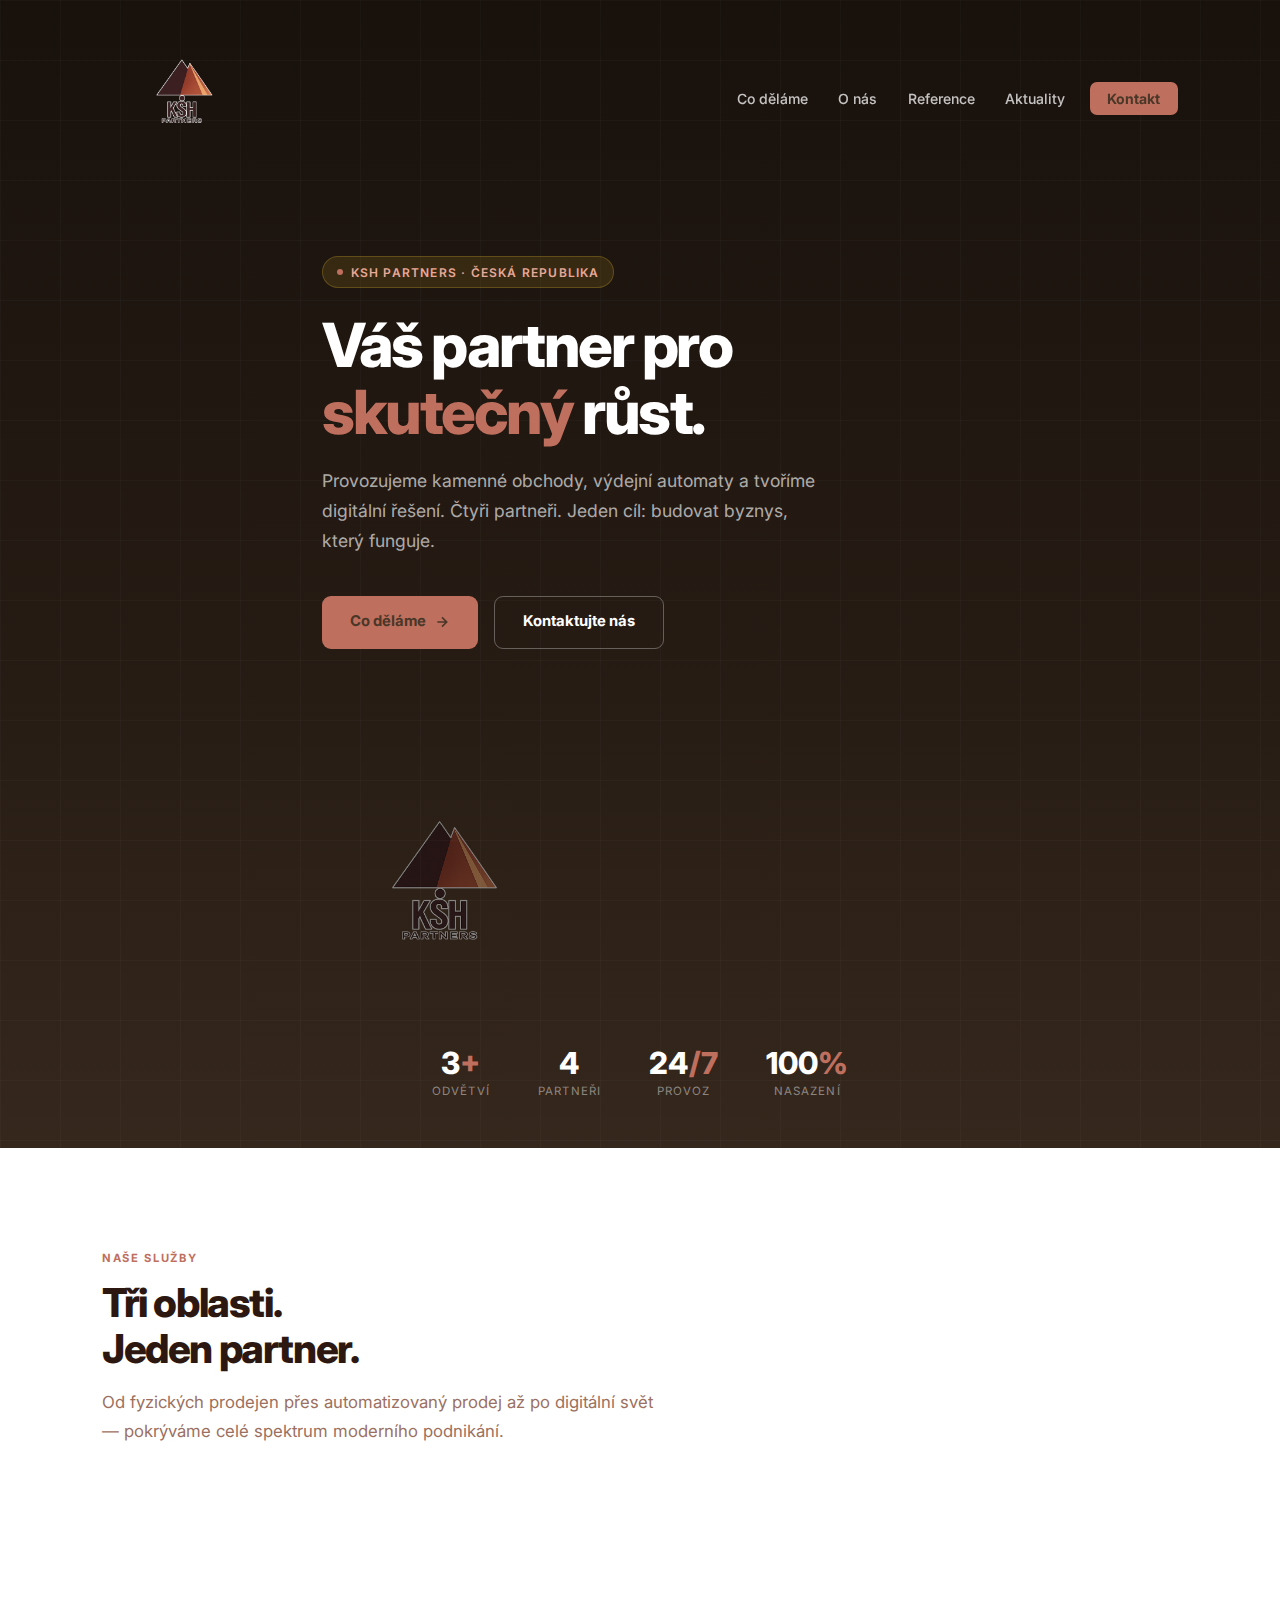
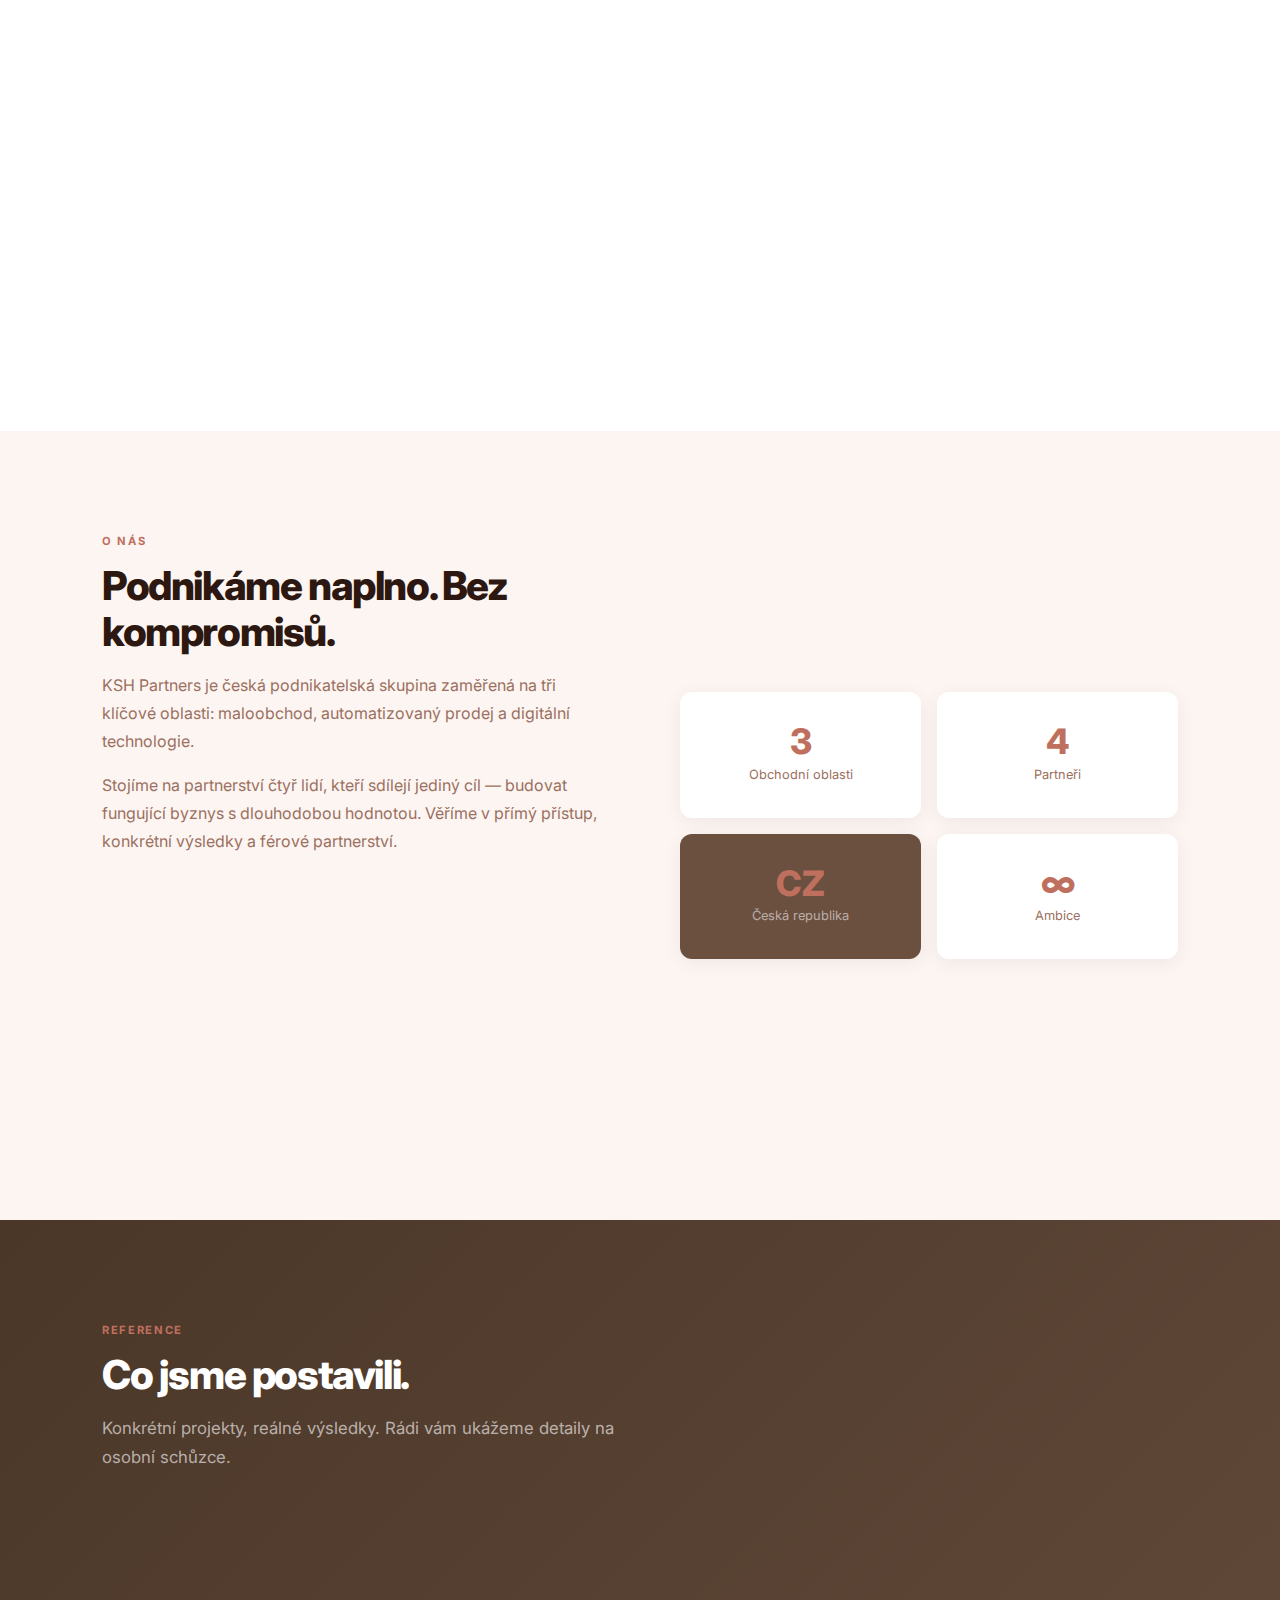
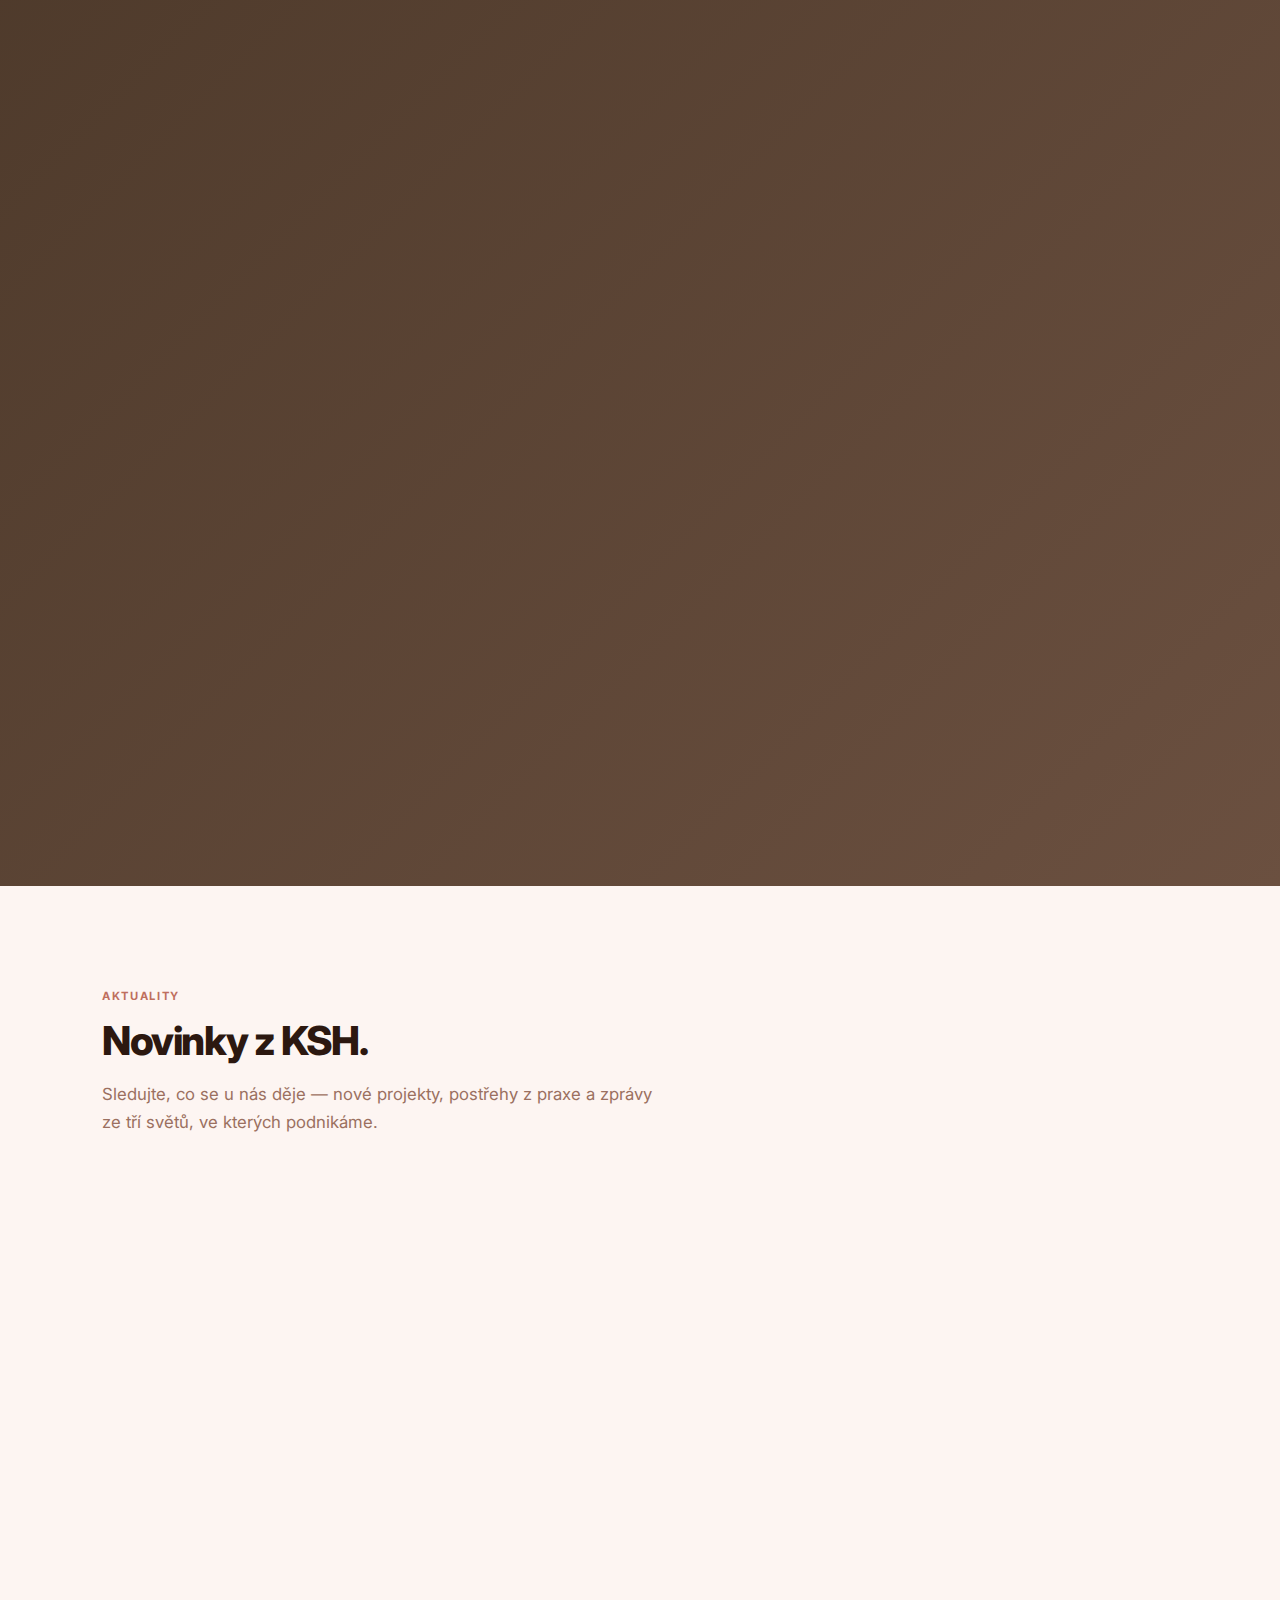
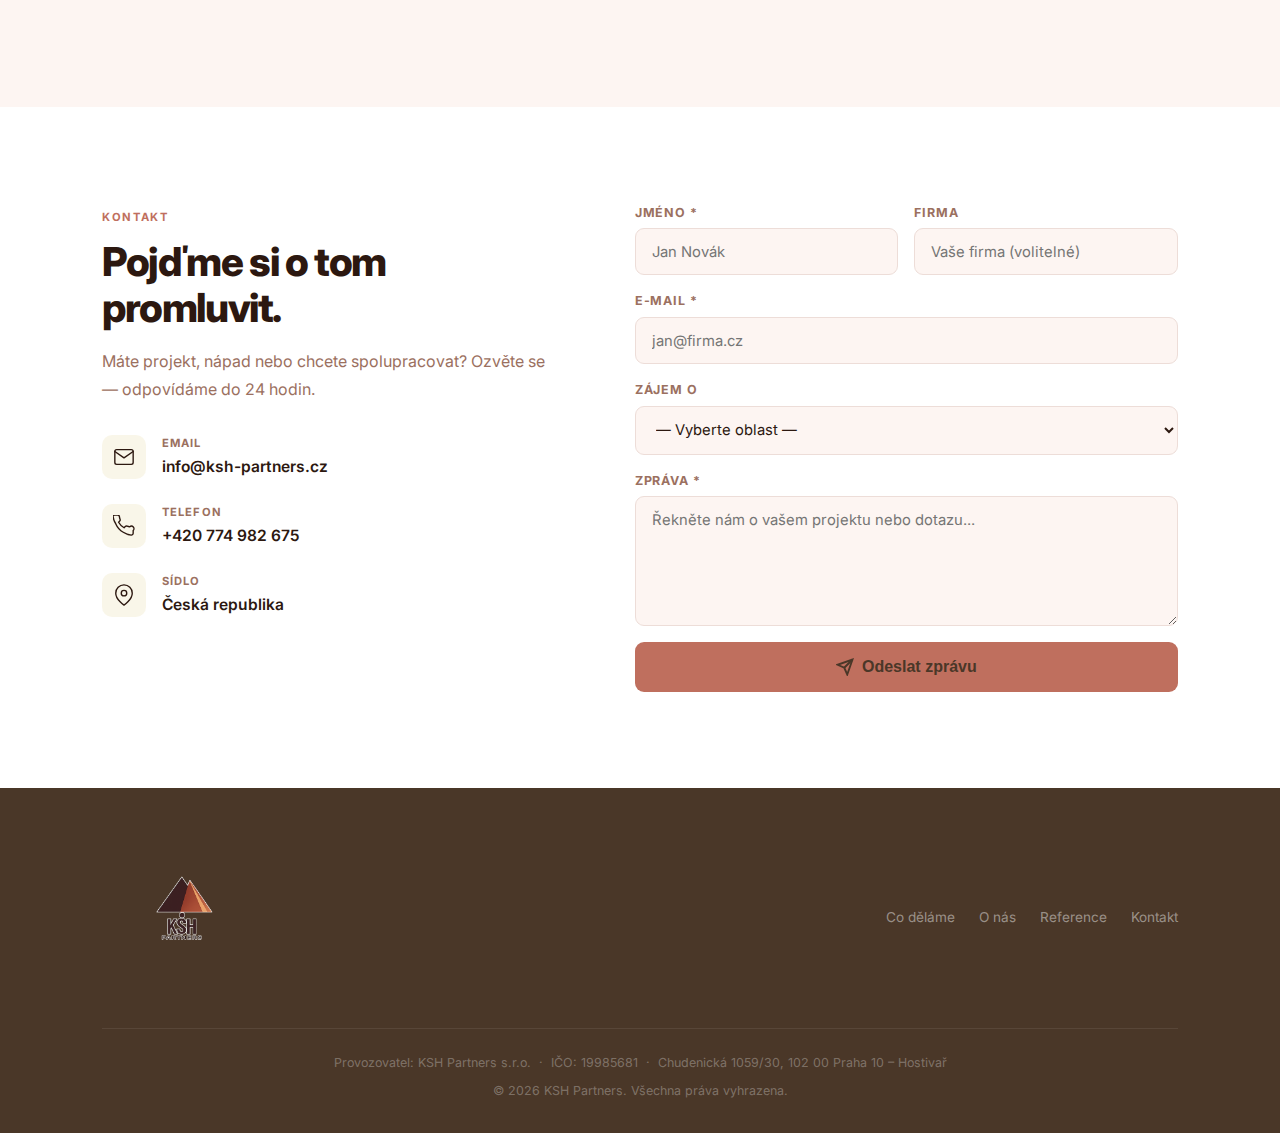
<file: index.html>
<!DOCTYPE html>
<html lang="cs">
<head>
  <meta charset="UTF-8">
  <meta name="viewport" content="width=device-width, initial-scale=1.0">
  <title>KSH Partners – Váš partner v businessu</title>
  <meta name="description" content="KSH Partners provozuje kamenné obchody, výdejní automaty a vytváří weby a aplikace na míru.">
  <link rel="preconnect" href="https://fonts.googleapis.com">
  <link rel="preconnect" href="https://fonts.gstatic.com" crossorigin>
  <link rel="preload" href="https://fonts.googleapis.com/css2?family=Inter:wght@400;500;600;700;800;900&display=swap" as="style" onload="this.onload=null;this.rel='stylesheet'">
  <noscript><link rel="stylesheet" href="https://fonts.googleapis.com/css2?family=Inter:wght@400;500;600;700;800;900&display=swap"></noscript>
  <link rel="stylesheet" href="css/style.css?v=14">
  <style>
    /* Mobile nav open */
    #nav-links.mobile-open {
      display: flex !important;
      flex-direction: column;
      position: absolute;
      top: 100%;
      left: 0; right: 0;
      background: rgba(45,26,14,.98);
      padding: 1rem;
      gap: .25rem;
    }
    #nav-links.mobile-open a { padding: .7rem 1rem; width: 100%; }
  </style>
</head>
<body>

<!-- ── NAVIGACE ──────────────────────────────────────────────── -->
<nav class="nav" id="nav">
  <div class="container nav-inner">
    <a href="#" class="nav-logo">
      <img src="logo.png" alt="KSH Partners" class="nav-logo-img" width="160" height="160">
    </a>
    <ul class="nav-links" id="nav-links">
      <li><a href="#sluzby">Co děláme</a></li>
      <li><a href="#o-nas">O nás</a></li>
      <li><a href="#reference">Reference</a></li>
      <li><a href="#aktuality">Aktuality</a></li>
      <li><a href="#kontakt" class="nav-cta">Kontakt</a></li>
    </ul>
    <button class="nav-hamburger" id="hamburger" aria-label="Menu">
      <span></span><span></span><span></span>
    </button>
  </div>
</nav>

<!-- ── HERO ─────────────────────────────────────────────────── -->
<section class="hero" id="uvod">
  <div class="hero-bg" id="hero-bg"></div>
  <div class="hero-grid"></div>
  <div class="container">
    <div class="hero-layout">
      <div class="hero-content">
        <div class="hero-tag">KSH Partners · Česká republika</div>
        <h1>Váš partner pro <em>skutečný</em> růst.</h1>
        <p class="hero-desc">
          Provozujeme kamenné obchody, výdejní automaty a tvoříme digitální řešení.
          Čtyři partneři. Jeden cíl: budovat byznys, který funguje.
        </p>
        <div class="hero-btns">
          <a href="#sluzby" class="btn btn-gold">
            Co děláme
            <svg width="16" height="16" fill="none" stroke="currentColor" stroke-width="2.5" viewBox="0 0 24 24"><path d="M5 12h14M12 5l7 7-7 7"/></svg>
          </a>
          <a href="#kontakt" class="btn btn-outline">Kontaktujte nás</a>
        </div>
      </div>
      <div class="hero-logo-wrap">
        <img src="logo.png" alt="KSH Partners" class="hero-logo" width="300" height="300">
      </div>
    </div>
  </div>
  <div class="hero-stats">
    <div class="hero-stat">
      <div class="hero-stat-num">3<span>+</span></div>
      <div class="hero-stat-lbl">Odvětví</div>
    </div>
    <div class="hero-stat">
      <div class="hero-stat-num">4</div>
      <div class="hero-stat-lbl">Partneři</div>
    </div>
    <div class="hero-stat">
      <div class="hero-stat-num">24<span>/7</span></div>
      <div class="hero-stat-lbl">Provoz</div>
    </div>
    <div class="hero-stat">
      <div class="hero-stat-num">100<span>%</span></div>
      <div class="hero-stat-lbl">Nasazení</div>
    </div>
  </div>
</section>

<!-- ── CO DĚLÁME ─────────────────────────────────────────────── -->
<section id="sluzby">
  <div class="container">
    <div class="section-header">
      <span class="section-tag">Naše služby</span>
      <h2 class="section-title">Tři oblasti.<br>Jeden partner.</h2>
      <p class="section-sub">
        Od fyzických prodejen přes automatizovaný prodej až po digitální svět —
        pokrýváme celé spektrum moderního podnikání.
      </p>
    </div>
    <div class="services-grid">

      <!-- Kamenné obchody -->
      <div class="service-card">
        <div class="service-icon"><svg width="26" height="26" viewBox="0 0 24 24" fill="none" stroke="currentColor" stroke-width="1.5" stroke-linecap="round" stroke-linejoin="round"><path d="M6 2L3 6v14a2 2 0 002 2h14a2 2 0 002-2V6l-3-4z"/><line x1="3" y1="6" x2="21" y2="6"/><path d="M16 10a4 4 0 01-8 0"/></svg></div>
        <h3>Kamenné obchody</h3>
        <p>
          Provozujeme a optimalizujeme maloobchodní prodejny s důrazem na zákaznickou
          zkušenost, provozní efektivitu a ziskovost. Řešíme vše od sortimentu po každodenní chod.
        </p>
        <div class="service-tags">
          <span class="service-tag">Maloobchod</span>
          <span class="service-tag">Provoz prodejen</span>
          <span class="service-tag">Optimalizace</span>
        </div>
        <a href="sluzby/kammenne-obchody.html" class="service-link">
          Více informací
          <svg width="14" height="14" fill="none" stroke="currentColor" stroke-width="2.5" viewBox="0 0 24 24"><path d="M5 12h14M12 5l7 7-7 7"/></svg>
        </a>
      </div>

      <!-- Výdejní automaty -->
      <div class="service-card">
        <div class="service-icon"><svg width="26" height="26" viewBox="0 0 24 24" fill="none" stroke="currentColor" stroke-width="1.5" stroke-linecap="round" stroke-linejoin="round"><rect x="5" y="2" width="14" height="20" rx="2"/><path d="M9 6h6M9 10h6M9 14h4"/><rect x="14" y="13" width="3" height="3" rx="0.5"/></svg></div>
        <h3>Výdejní automaty</h3>
        <p>
          Navrhujeme a provozujeme sítě výdejních automatů. Bezobslužný prodej 24/7
          s minimálními náklady a maximálním pokrytím. Ideální pro firmy, školy
          a veřejná místa.
        </p>
        <div class="service-tags">
          <span class="service-tag">Vending</span>
          <span class="service-tag">Bezobslužný prodej</span>
          <span class="service-tag">24/7</span>
        </div>
        <a href="sluzby/vydejni-automaty.html" class="service-link">
          Více informací
          <svg width="14" height="14" fill="none" stroke="currentColor" stroke-width="2.5" viewBox="0 0 24 24"><path d="M5 12h14M12 5l7 7-7 7"/></svg>
        </a>
      </div>

      <!-- Weby a aplikace -->
      <div class="service-card">
        <div class="service-icon"><svg width="26" height="26" viewBox="0 0 24 24" fill="none" stroke="currentColor" stroke-width="1.5" stroke-linecap="round" stroke-linejoin="round"><rect x="2" y="3" width="20" height="14" rx="2"/><path d="M8 21h8M12 17v4M9 8l-2 2 2 2M15 8l2 2-2 2"/></svg></div>
        <h3>Weby a aplikace</h3>
        <p>
          Vyvíjíme moderní webové stránky a aplikace na míru. Od firemních prezentací
          přes rezervační systémy až po komplexní business software.
          Funkční, rychlé a hezké.
        </p>
        <div class="service-tags">
          <span class="service-tag">Web development</span>
          <span class="service-tag">Aplikace</span>
          <span class="service-tag">Software na míru</span>
        </div>
        <a href="sluzby/weby-aplikace.html" class="service-link">
          Více informací
          <svg width="14" height="14" fill="none" stroke="currentColor" stroke-width="2.5" viewBox="0 0 24 24"><path d="M5 12h14M12 5l7 7-7 7"/></svg>
        </a>
      </div>

    </div>
  </div>
</section>

<!-- ── O NÁS ──────────────────────────────────────────────────── -->
<section id="o-nas">
  <div class="container">
    <div class="onas-layout">
      <div>
        <span class="section-tag">O nás</span>
        <h2 class="section-title">Podnikáme naplno. Bez kompromisů.</h2>
        <p style="color:var(--text-muted); line-height:1.75; margin-bottom:1rem;">
          KSH Partners je česká podnikatelská skupina zaměřená na tři klíčové oblasti:
          maloobchod, automatizovaný prodej a digitální technologie.
        </p>
        <p style="color:var(--text-muted); line-height:1.75;">
          Stojíme na partnerství čtyř lidí, kteří sdílejí jediný cíl — budovat
          fungující byznys s dlouhodobou hodnotou. Věříme v přímý přístup,
          konkrétní výsledky a férové partnerství.
        </p>
        <div class="onas-values">
          <div class="onas-value">
            <h4>Výsledky</h4>
            <p>Nezajímají nás plány bez čísel. Měříme, co funguje.</p>
          </div>
          <div class="onas-value">
            <h4>Férovost</h4>
            <p>Se zákazníky, partnery i navzájem.</p>
          </div>
          <div class="onas-value">
            <h4>Rychlost</h4>
            <p>Rozhodujeme rychle a neváháme jednat.</p>
          </div>
          <div class="onas-value">
            <h4>Inovace</h4>
            <p>Hledáme chytřejší způsob, jak dělat věci.</p>
          </div>
        </div>
      </div>
      <div class="onas-visual">
        <div class="onas-stat-box">
          <div class="onas-stat-num">3</div>
          <div class="onas-stat-lbl">Obchodní oblasti</div>
        </div>
        <div class="onas-stat-box pink">
          <div class="onas-stat-num">4</div>
          <div class="onas-stat-lbl">Partneři</div>
        </div>
        <div class="onas-stat-box dark">
          <div class="onas-stat-num">CZ</div>
          <div class="onas-stat-lbl">Česká republika</div>
        </div>
        <div class="onas-stat-box">
          <div class="onas-stat-num">∞</div>
          <div class="onas-stat-lbl">Ambice</div>
        </div>
      </div>
    </div>
  </div>
</section>


<!-- ── REFERENCE ──────────────────────────────────────────────── -->
<section id="reference">
  <div class="container">
    <div class="section-header">
      <span class="section-tag">Reference</span>
      <h2 class="section-title">Co jsme postavili.</h2>
      <p class="section-sub">
        Konkrétní projekty, reálné výsledky. Rádi vám ukážeme detaily na osobní schůzce.
      </p>
    </div>
    <div class="ref-grid">

      <!-- KraKrám — konkrétní -->
      <div class="ref-card">
        <div class="ref-icon"><svg width="28" height="28" viewBox="0 0 24 24" fill="none" stroke="currentColor" stroke-width="1.5" stroke-linecap="round" stroke-linejoin="round"><path d="M6 2L3 6v14a2 2 0 002 2h14a2 2 0 002-2V6l-3-4z"/><line x1="3" y1="6" x2="21" y2="6"/><path d="M16 10a4 4 0 01-8 0"/></svg></div>
        <h3>KraKrám</h3>
        <p>Dvě kamenné prodejny specializovaného sortimentu — Tábor a Jindřichův Hradec. Plný provoz včetně compliance, zásobování a zákaznického servisu od roku 2025.</p>
        <div class="ref-items">
          <div class="ref-item">2 pobočky v provozu</div>
          <div class="ref-item">Plná právní compliance</div>
          <div class="ref-item">Ručně vyráběné vybavení</div>
          <div class="ref-item">Každodenní provoz & management</div>
        </div>
      </div>

      <!-- Lyžařská škola -->
      <div class="ref-card">
        <div class="ref-icon"><svg width="28" height="28" viewBox="0 0 24 24" fill="none" stroke="currentColor" stroke-width="1.5" stroke-linecap="round" stroke-linejoin="round"><path d="M3 17L9 7l5 6 3-4 4 8H3z"/></svg></div>
        <h3>Rezervační systém — lyžařská škola</h3>
        <p>Webová aplikace pro správu rezervací lyžařské školy. Výběr termínu, instruktora a dotazník zákazníka. Automatická správa kapacit.</p>
        <div class="ref-items">
          <div class="ref-item">Python / Flask + SQLite</div>
          <div class="ref-item">Online rezervace 24/7</div>
          <div class="ref-item">Admin panel pro správu</div>
          <div class="ref-item">Nasazení na Railway</div>
        </div>
      </div>

      <!-- Autocamp -->
      <div class="ref-card">
        <div class="ref-icon"><svg width="28" height="28" viewBox="0 0 24 24" fill="none" stroke="currentColor" stroke-width="1.5" stroke-linecap="round" stroke-linejoin="round"><path d="M3 9l9-7 9 7v11a2 2 0 01-2 2H5a2 2 0 01-2-2z"/><polyline points="9 22 9 12 15 12 15 22"/></svg></div>
        <h3>Rezervační systém — autocamp</h3>
        <p>Kompletní rezervační platforma pro kemping — výběr parcely, termínu a vybavení. Správa obsazenosti, admin přehled a reporty tržeb.</p>
        <div class="ref-items">
          <div class="ref-item">Výběr parcely a termínu</div>
          <div class="ref-item">Správa obsazenosti</div>
          <div class="ref-item">Admin dashboard</div>
          <div class="ref-item">Reporty a přehled tržeb</div>
        </div>
      </div>

      <!-- Webová prezentace -->
      <div class="ref-card">
        <div class="ref-icon"><svg width="28" height="28" viewBox="0 0 24 24" fill="none" stroke="currentColor" stroke-width="1.5" stroke-linecap="round" stroke-linejoin="round"><circle cx="12" cy="12" r="10"/><line x1="2" y1="12" x2="22" y2="12"/><path d="M12 2a15.3 15.3 0 014 10 15.3 15.3 0 01-4 10 15.3 15.3 0 01-4-10 15.3 15.3 0 014-10z"/></svg></div>
        <h3>Webová prezentace — specializovaná prodejna</h3>
        <p>Firemní web s důrazem na právní compliance, cookie consent a SEO. Moderní design, rychlé načítání, nasazení na vlastní doméně.</p>
        <div class="ref-items">
          <div class="ref-item">Next.js + Tailwind CSS</div>
          <div class="ref-item">Právní compliance & cookies</div>
          <div class="ref-item">SEO optimalizace</div>
          <div class="ref-item">Nasazení na Vercel</div>
        </div>
      </div>

      <!-- E-commerce (zvládneme) -->
      <div class="ref-card">
        <div class="ref-icon"><svg width="28" height="28" viewBox="0 0 24 24" fill="none" stroke="currentColor" stroke-width="1.5" stroke-linecap="round" stroke-linejoin="round"><circle cx="9" cy="21" r="1"/><circle cx="20" cy="21" r="1"/><path d="M1 1h4l2.68 13.39a2 2 0 002 1.61h9.72a2 2 0 002-1.61L23 6H6"/></svg></div>
        <h3>E-commerce & online prodej</h3>
        <p>Online obchod na míru s platební bránou, správou skladu a automatickým zpracováním objednávek. Napojení na kamennou prodejnu nebo čistě online.</p>
        <div class="ref-items">
          <div class="ref-item">Platební brána (Stripe / GoPay)</div>
          <div class="ref-item">Správa objednávek a skladu</div>
          <div class="ref-item">Zákaznická zóna</div>
          <div class="ref-item">Reporting a analýza prodejů</div>
        </div>
      </div>

      <!-- Mobilní aplikace (zvládneme) -->
      <div class="ref-card">
        <div class="ref-icon"><svg width="28" height="28" viewBox="0 0 24 24" fill="none" stroke="currentColor" stroke-width="1.5" stroke-linecap="round" stroke-linejoin="round"><rect x="5" y="2" width="14" height="20" rx="2"/><line x1="12" y1="18" x2="12.01" y2="18"/></svg></div>
        <h3>Mobilní aplikace</h3>
        <p>Nativní nebo cross-platform mobilní aplikace pro iOS a Android. Zákaznické věrnostní programy, interní nástroje nebo e-commerce v mobilu.</p>
        <div class="ref-items">
          <div class="ref-item">iOS & Android</div>
          <div class="ref-item">React Native</div>
          <div class="ref-item">Backend API & push notifikace</div>
          <div class="ref-item">Publikace do App Store / Google Play</div>
        </div>
      </div>

    </div>
  </div>
</section>

<!-- ── AKTUALITY ──────────────────────────────────────────────── -->
<section id="aktuality">
  <div class="container">
    <div class="section-header">
      <span class="section-tag">Aktuality</span>
      <h2 class="section-title">Novinky z KSH.</h2>
      <p class="section-sub">
        Sledujte, co se u nás děje — nové projekty, postřehy z praxe
        a zprávy ze tří světů, ve kterých podnikáme.
      </p>
    </div>
    <div class="blog-grid">
      <div class="blog-card">
        <div class="blog-thumb t1"><svg width="40" height="40" viewBox="0 0 24 24" fill="none" stroke="currentColor" stroke-width="1.2" stroke-linecap="round" stroke-linejoin="round"><path d="M6 2L3 6v14a2 2 0 002 2h14a2 2 0 002-2V6l-3-4z"/><line x1="3" y1="6" x2="21" y2="6"/><path d="M16 10a4 4 0 01-8 0"/></svg></div>
        <div class="blog-body">
          <div class="blog-date">Únor 2026</div>
          <h3>Jak vybrat správnou lokaci pro kamenný obchod</h3>
          <p>Místo je základ úspěchu každé prodejny. Sdílíme naše zkušenosti s výběrem lokace a na co si dát pozor.</p>
          <a href="blog/lokace-kamenneho-obchodu.html" class="blog-link">
            Číst více
            <svg width="14" height="14" fill="none" stroke="currentColor" stroke-width="2.5" viewBox="0 0 24 24"><path d="M5 12h14M12 5l7 7-7 7"/></svg>
          </a>
        </div>
      </div>
      <div class="blog-card">
        <div class="blog-thumb t2"><svg width="40" height="40" viewBox="0 0 24 24" fill="none" stroke="currentColor" stroke-width="1.2" stroke-linecap="round" stroke-linejoin="round"><rect x="5" y="2" width="14" height="20" rx="2"/><path d="M9 6h6M9 10h6M9 14h4"/><rect x="14" y="13" width="3" height="3" rx="0.5"/></svg></div>
        <div class="blog-body">
          <div class="blog-date">Leden 2026</div>
          <h3>Výdejní automaty v roce 2026: příležitost, které si málokdo všimne</h3>
          <p>Vending trh v ČR roste. Proč je teď správný čas vstoupit a co potřebujete k startu?</p>
          <a href="blog/vydejni-automaty-2026.html" class="blog-link">
            Číst více
            <svg width="14" height="14" fill="none" stroke="currentColor" stroke-width="2.5" viewBox="0 0 24 24"><path d="M5 12h14M12 5l7 7-7 7"/></svg>
          </a>
        </div>
      </div>
      <div class="blog-card">
        <div class="blog-thumb t3"><svg width="40" height="40" viewBox="0 0 24 24" fill="none" stroke="currentColor" stroke-width="1.2" stroke-linecap="round" stroke-linejoin="round"><rect x="2" y="3" width="20" height="14" rx="2"/><path d="M8 21h8M12 17v4M9 8l-2 2 2 2M15 8l2 2-2 2"/></svg></div>
        <div class="blog-body">
          <div class="blog-date">Prosinec 2025</div>
          <h3>Proč každý podnik potřebuje vlastní digitální systém</h3>
          <p>Generické software nestačí. Ukážeme, jak vlastní aplikace změnila provoz jednoho z našich projektů.</p>
          <a href="blog/vlastni-digitalni-system.html" class="blog-link">
            Číst více
            <svg width="14" height="14" fill="none" stroke="currentColor" stroke-width="2.5" viewBox="0 0 24 24"><path d="M5 12h14M12 5l7 7-7 7"/></svg>
          </a>
        </div>
      </div>
    </div>
  </div>
</section>

<!-- ── KONTAKT ────────────────────────────────────────────────── -->
<section id="kontakt">
  <div class="container">
    <div class="kontakt-layout">
      <div>
        <span class="section-tag">Kontakt</span>
        <h2 class="section-title">Pojďme si o tom promluvit.</h2>
        <p style="color:var(--text-muted); line-height:1.75; margin-bottom:.5rem;">
          Máte projekt, nápad nebo chcete spolupracovat?
          Ozvěte se — odpovídáme do 24 hodin.
        </p>
        <div class="kontakt-info-items">
          <div class="kontakt-item">
            <div class="kontakt-ico"><svg width="22" height="22" viewBox="0 0 24 24" fill="none" stroke="currentColor" stroke-width="1.5" stroke-linecap="round" stroke-linejoin="round"><path d="M4 4h16c1.1 0 2 .9 2 2v12c0 1.1-.9 2-2 2H4c-1.1 0-2-.9-2-2V6c0-1.1.9-2 2-2z"/><polyline points="22,6 12,13 2,6"/></svg></div>
            <div>
              <div class="kontakt-item-label">Email</div>
              <div class="kontakt-item-val">
                <a href="mailto:info@ksh-partners.cz">info@ksh-partners.cz</a>
              </div>
            </div>
          </div>
          <div class="kontakt-item">
            <div class="kontakt-ico"><svg width="22" height="22" viewBox="0 0 24 24" fill="none" stroke="currentColor" stroke-width="1.5" stroke-linecap="round" stroke-linejoin="round"><path d="M22 16.92v3a2 2 0 01-2.18 2 19.79 19.79 0 01-8.63-3.07A19.5 19.5 0 013.07 9.8a19.79 19.79 0 01-3.07-8.68A2 2 0 012 .02h3a2 2 0 012 1.72c.127.96.361 1.903.7 2.81a2 2 0 01-.45 2.11L6.09 7.91a16 16 0 006 6l1.27-1.27a2 2 0 012.11-.45c.907.339 1.85.573 2.81.7A2 2 0 0122 16.92z"/></svg></div>
            <div>
              <div class="kontakt-item-label">Telefon</div>
              <div class="kontakt-item-val">
                <a href="tel:+420774982675">+420 774 982 675</a>
              </div>
            </div>
          </div>
          <div class="kontakt-item">
            <div class="kontakt-ico"><svg width="22" height="22" viewBox="0 0 24 24" fill="none" stroke="currentColor" stroke-width="1.5" stroke-linecap="round" stroke-linejoin="round"><path d="M21 10c0 7-9 13-9 13s-9-6-9-13a9 9 0 0118 0z"/><circle cx="12" cy="10" r="3"/></svg></div>
            <div>
              <div class="kontakt-item-label">Sídlo</div>
              <div class="kontakt-item-val">Česká republika</div>
            </div>
          </div>
        </div>
      </div>

      <form class="contact-form" id="contact-form">
        <div class="fld-row-2">
          <div class="fld">
            <label>Jméno *</label>
            <input type="text" name="jmeno" placeholder="Jan Novák" required>
          </div>
          <div class="fld">
            <label>Firma</label>
            <input type="text" name="firma" placeholder="Vaše firma (volitelné)">
          </div>
        </div>
        <div class="fld">
          <label>E-mail *</label>
          <input type="email" name="email" placeholder="jan@firma.cz" required>
        </div>
        <div class="fld">
          <label>Zájem o</label>
          <select name="oblast">
            <option value="">— Vyberte oblast —</option>
            <option>Kamenné obchody</option>
            <option>Výdejní automaty</option>
            <option>Web nebo aplikace</option>
            <option>Spolupráce / jiné</option>
          </select>
        </div>
        <div class="fld">
          <label>Zpráva *</label>
          <textarea name="zprava" placeholder="Řekněte nám o vašem projektu nebo dotazu..." required></textarea>
        </div>
        <button type="submit" class="btn-submit">
          <svg width="18" height="18" fill="none" stroke="currentColor" stroke-width="2.5" viewBox="0 0 24 24"><path d="M22 2L11 13"/><path d="M22 2L15 22 11 13 2 9l20-7z"/></svg>
          Odeslat zprávu
        </button>
      </form>
    </div>
  </div>
</section>

<!-- ── FOOTER ─────────────────────────────────────────────────── -->
<footer>
  <div class="container">
    <div class="footer-inner">
      <a href="#" class="nav-logo">
        <img src="logo.png" alt="KSH Partners" class="nav-logo-img" width="160" height="160" loading="lazy">
      </a>
      <ul class="footer-links">
        <li><a href="#sluzby">Co děláme</a></li>
        <li><a href="#o-nas">O nás</a></li>
        <li><a href="#reference">Reference</a></li>
        <li><a href="#kontakt">Kontakt</a></li>
      </ul>
    </div>
    <p class="footer-copy" style="margin-bottom:.5rem;">Provozovatel: KSH Partners s.r.o. &nbsp;·&nbsp; IČO: 19985681 &nbsp;·&nbsp; Chudenická 1059/30, 102 00 Praha 10 – Hostivař</p>
    <p class="footer-copy">© 2026 KSH Partners. Všechna práva vyhrazena.</p>
  </div>
</footer>

<!-- Toast notifikace -->
<div class="toast" id="toast">
  ✅ Zpráva odeslána! Ozveme se do 24 hodin.
</div>

<script src="js/script.js" defer></script>
</body>
</html>
</file>
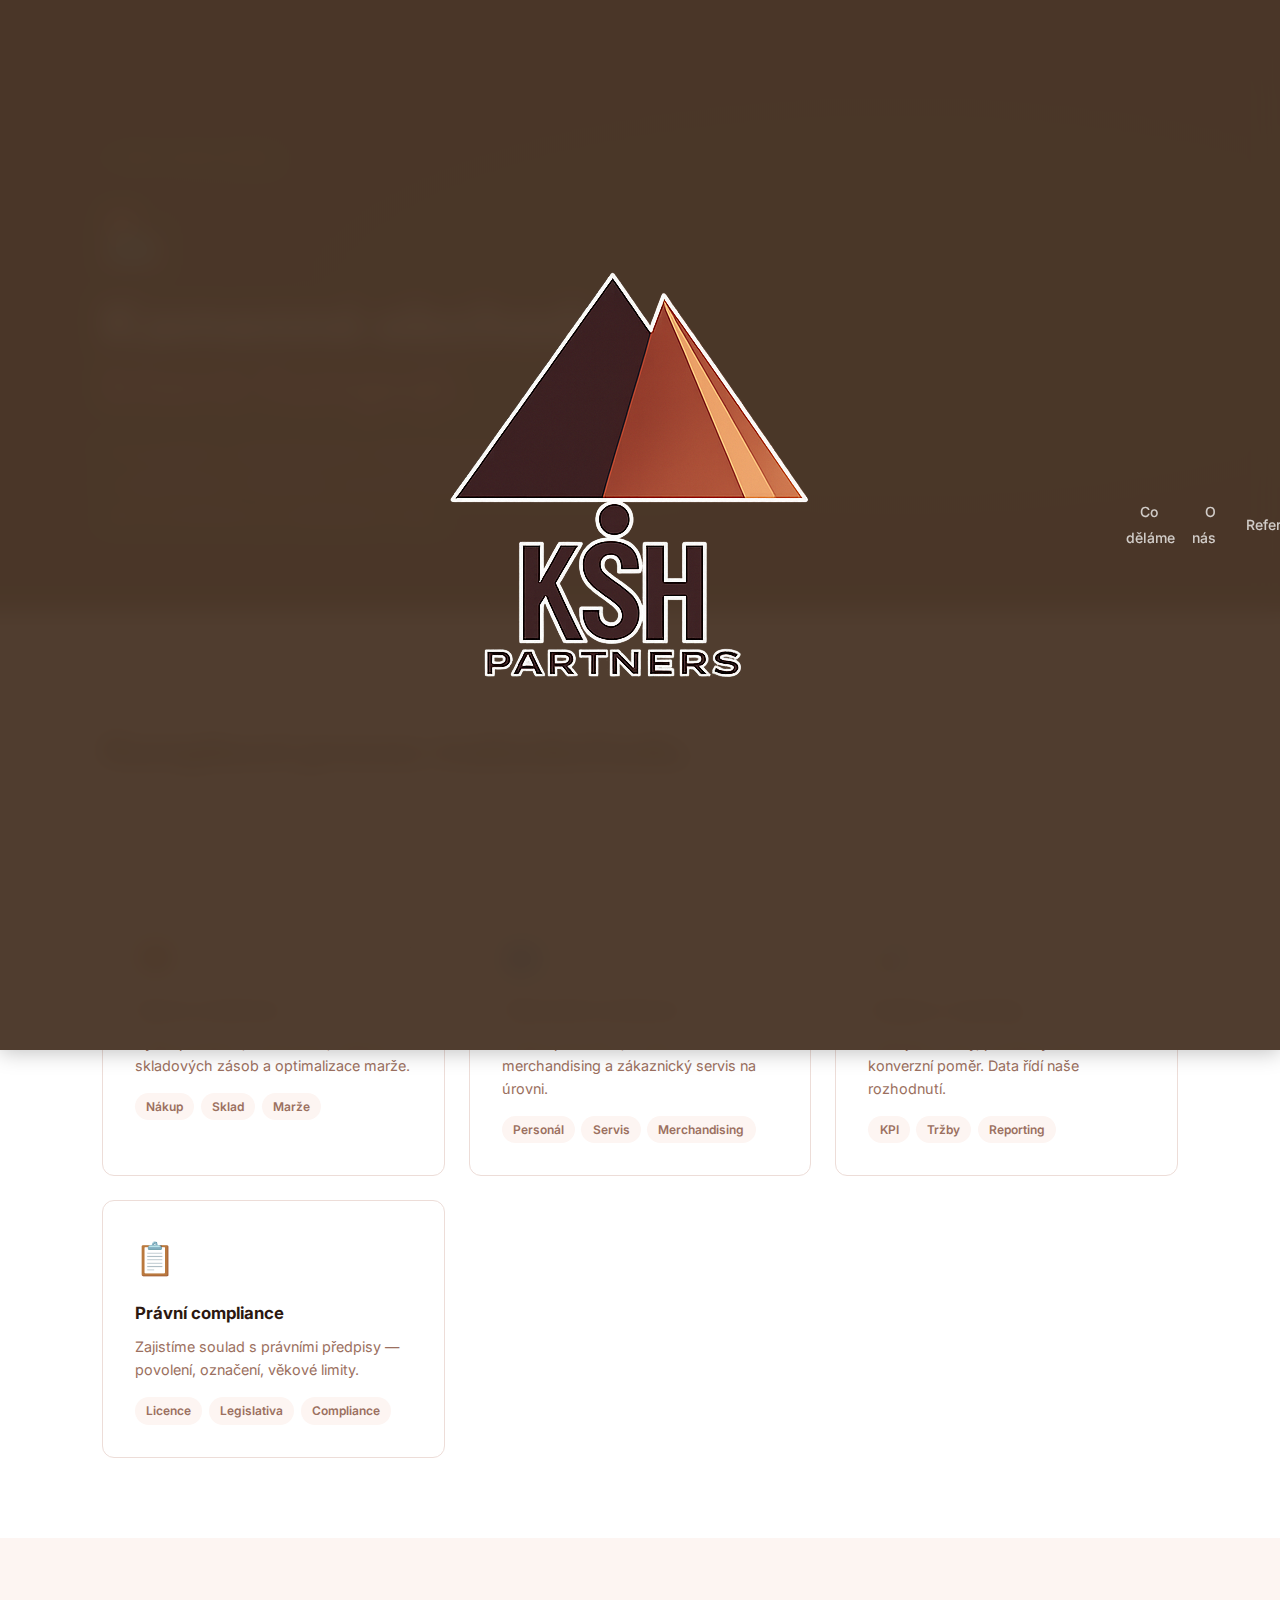
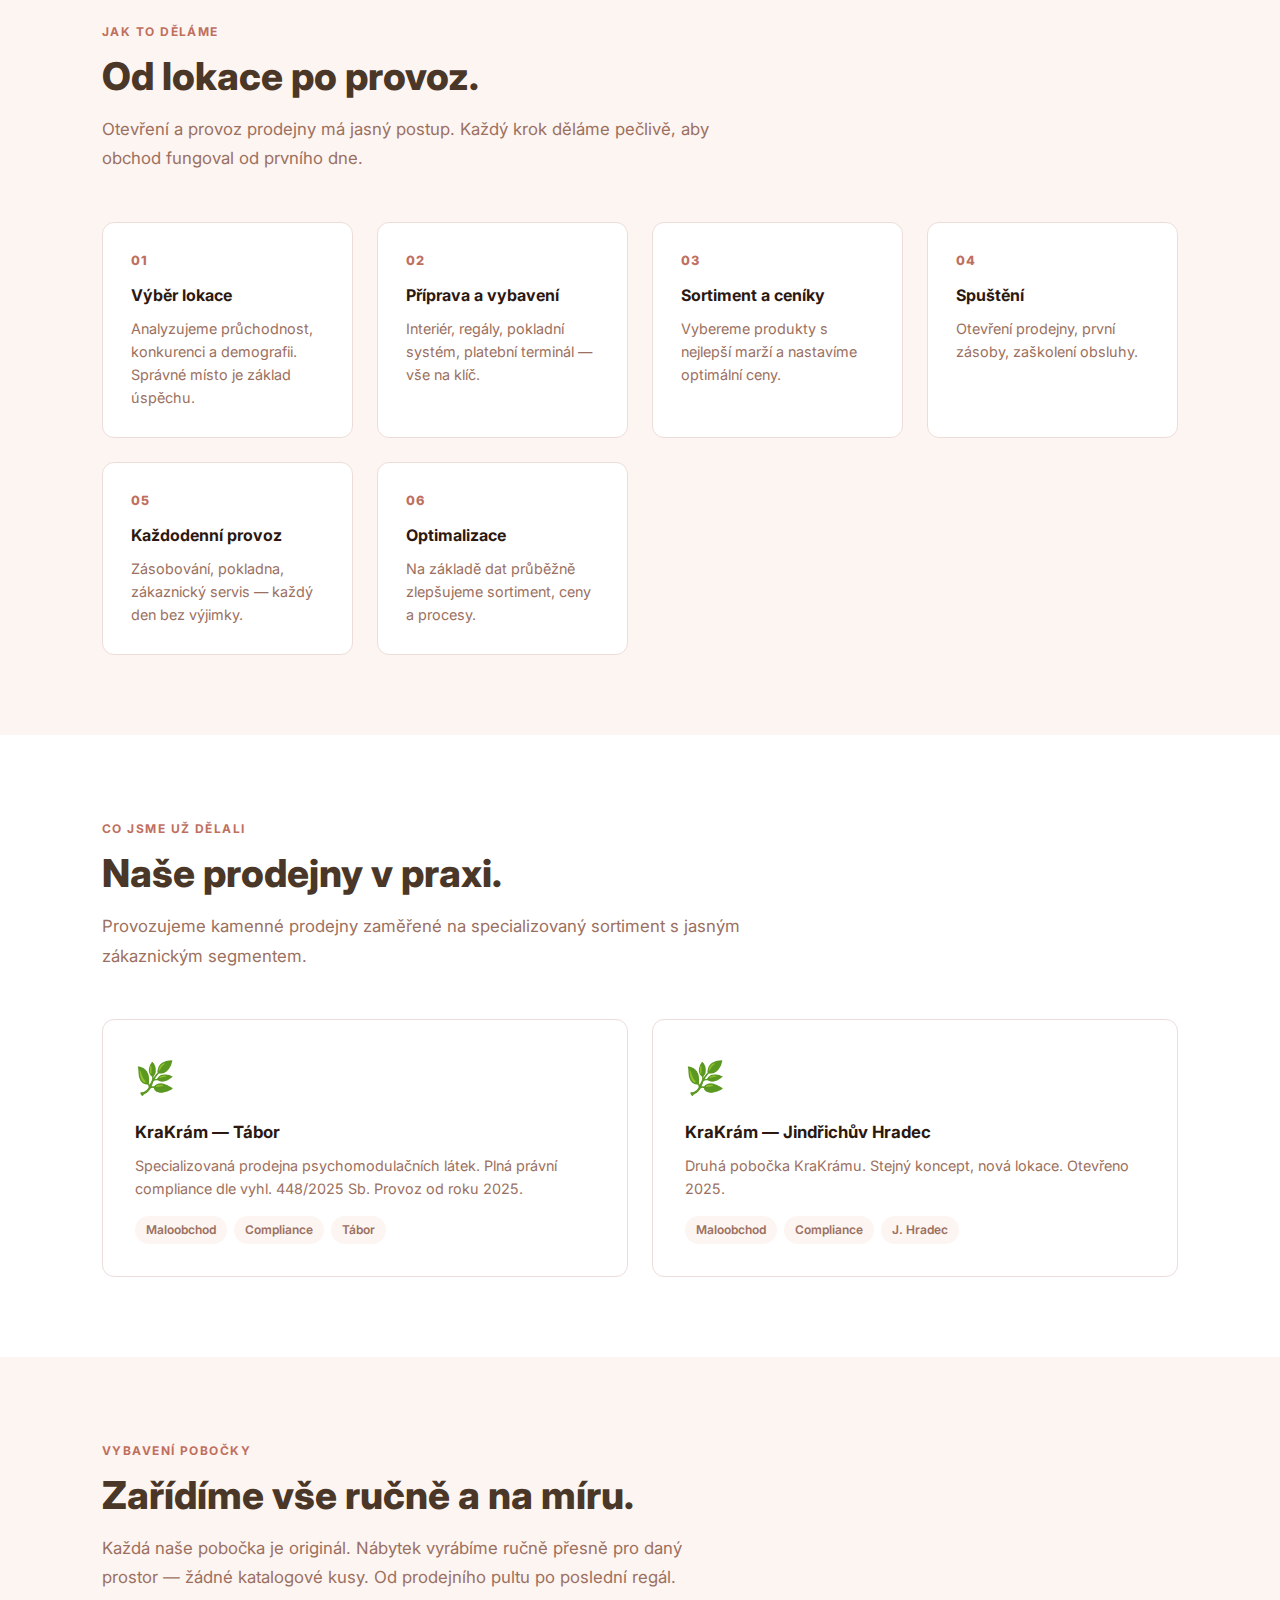
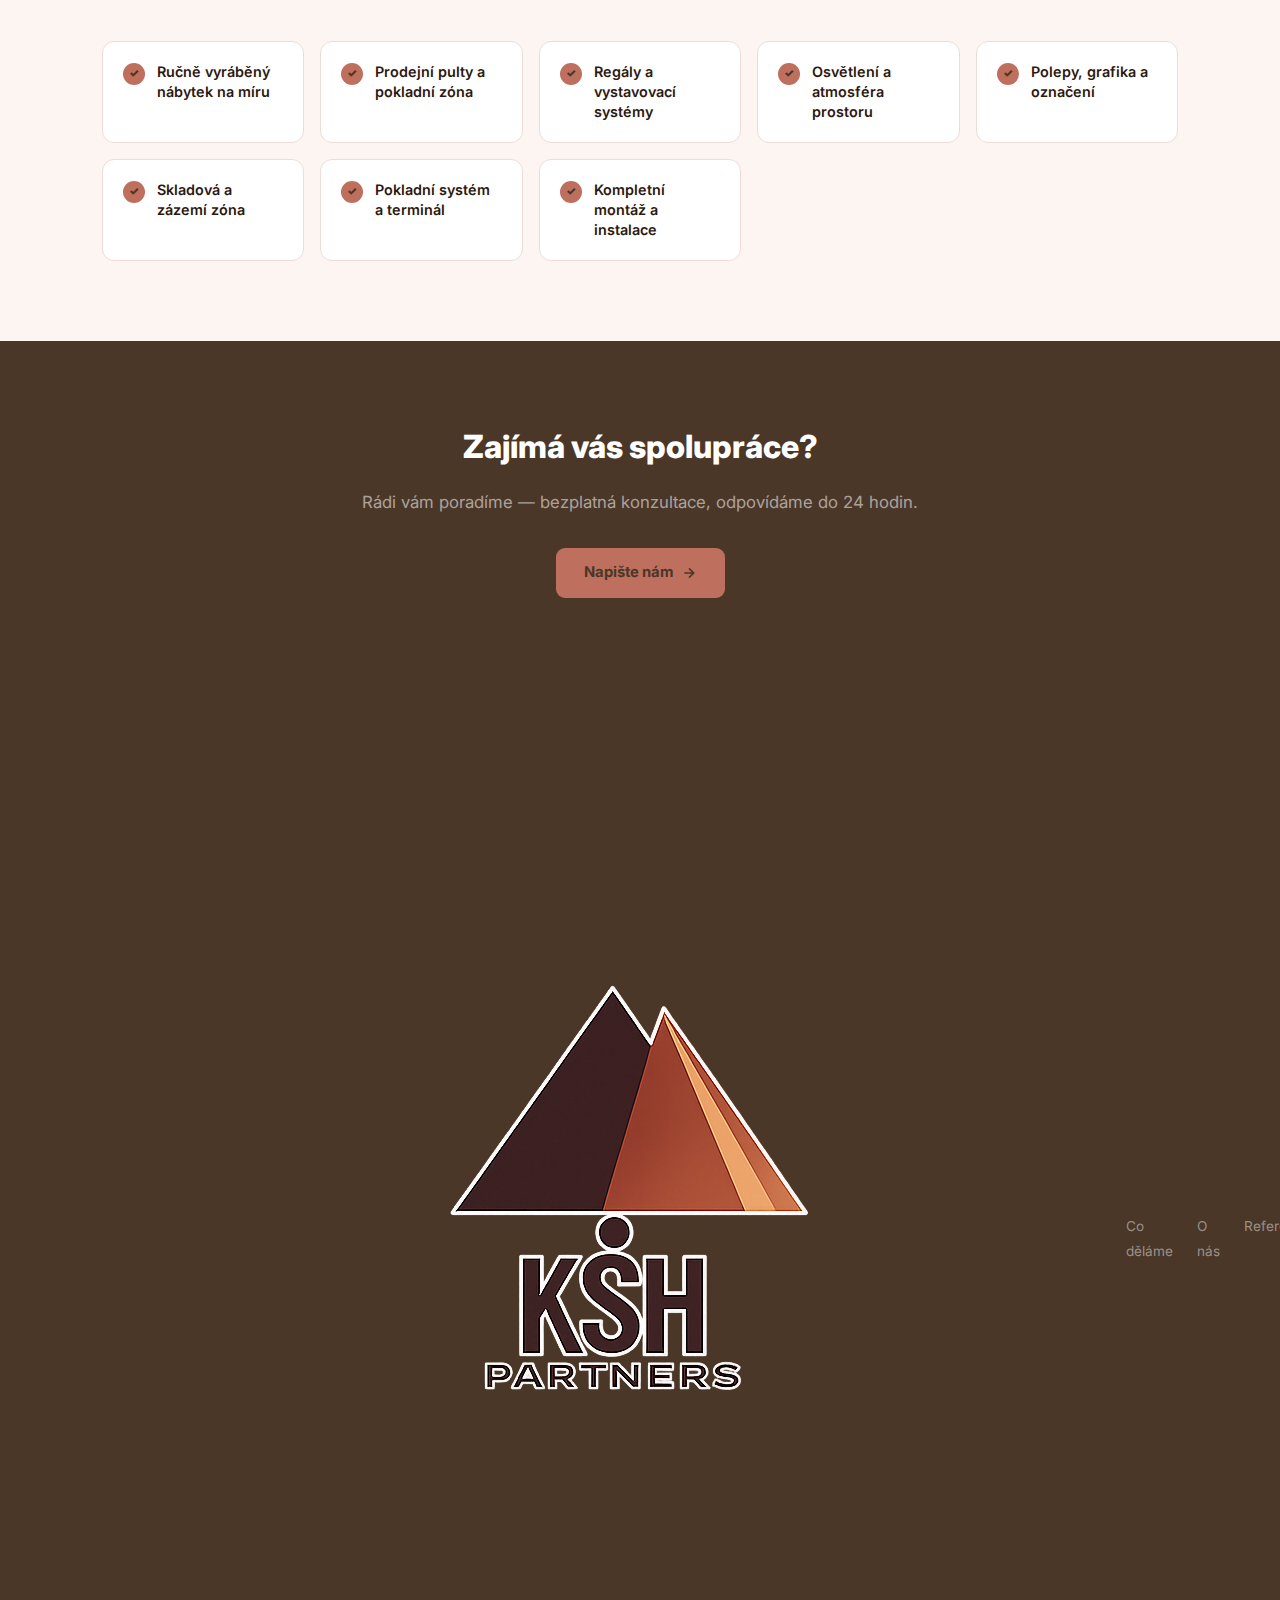
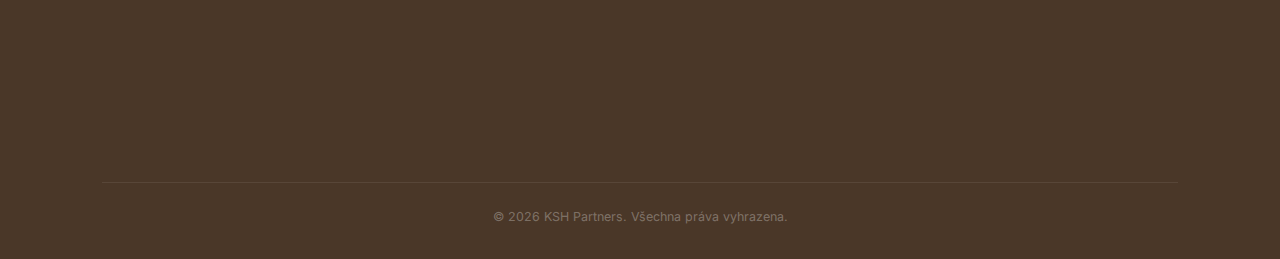
<file: sluzby/kammenne-obchody.html>
<!DOCTYPE html>
<html lang="cs">
<head>
  <meta charset="UTF-8">
  <meta name="viewport" content="width=device-width, initial-scale=1.0">
  <title>Kamenné obchody – KSH Partners</title>
  <meta name="description" content="Provozujeme a optimalizujeme maloobchodní prodejny s důrazem na zákaznickou zkušenost, provozní efektivitu a ziskovost.">
  <link rel="preconnect" href="https://fonts.googleapis.com">
  <link rel="preconnect" href="https://fonts.gstatic.com" crossorigin>
  <link href="https://fonts.googleapis.com/css2?family=Inter:wght@400;500;600;700;800;900&display=swap" rel="stylesheet">
  <link rel="stylesheet" href="../css/style.css?v=9">
  <style>
    #nav-links.mobile-open {
      display: flex !important; flex-direction: column;
      position: absolute; top: 100%; left: 0; right: 0;
      background: rgba(45,26,14,.98); padding: 1rem; gap: .25rem;
    }
    #nav-links.mobile-open a { padding: .7rem 1rem; width: 100%; }

    .sluzba-hero {
      background: var(--ksh-dark);
      padding: 9rem 0 5rem;
      position: relative; overflow: hidden;
    }
    .sluzba-hero::before {
      content: '';
      position: absolute; inset: 0;
      background: radial-gradient(ellipse at 70% 50%, rgba(191,111,94,.08) 0%, transparent 70%);
    }
    .sluzba-hero-back {
      display: inline-flex; align-items: center; gap: .5rem;
      color: var(--ksh-gold); font-size: .9rem; font-weight: 600;
      text-decoration: none; margin-bottom: 2rem;
      opacity: .8; transition: opacity .2s;
    }
    .sluzba-hero-back:hover { opacity: 1; }
    .sluzba-hero-icon { font-size: 3rem; margin-bottom: 1rem; }
    .sluzba-hero h1 {
      font-size: clamp(2.2rem, 5vw, 3.5rem);
      font-weight: 900; color: #fff;
      line-height: 1.1; margin-bottom: 1.2rem;
    }
    .sluzba-hero h1 em { color: var(--ksh-gold); font-style: normal; }
    .sluzba-hero p {
      color: rgba(255,255,255,.65);
      font-size: 1.15rem; line-height: 1.75; max-width: 580px;
    }

    .sluzba-section { padding: 5rem 0; }
    .sluzba-section:nth-child(even) { background: var(--ksh-gray); }
    .sluzba-section-tag {
      display: inline-block;
      font-size: .75rem; font-weight: 700;
      letter-spacing: .12em; text-transform: uppercase;
      color: var(--ksh-gold); margin-bottom: .75rem;
    }
    .sluzba-section h2 {
      font-size: clamp(1.6rem, 3vw, 2.4rem);
      font-weight: 800; line-height: 1.2;
      margin-bottom: 1rem; color: var(--ksh-dark);
    }
    .sluzba-section .lead {
      color: var(--text-muted); font-size: 1.05rem;
      line-height: 1.75; max-width: 640px; margin-bottom: 3rem;
    }

    .steps-grid {
      display: grid;
      grid-template-columns: repeat(auto-fit, minmax(220px, 1fr));
      gap: 1.5rem;
    }
    .step-card {
      background: #fff; border: 1px solid var(--ksh-mid);
      border-radius: var(--radius); padding: 1.75rem;
    }
    .step-num { font-size: .8rem; font-weight: 800; color: var(--ksh-gold); letter-spacing: .1em; margin-bottom: .75rem; }
    .step-card h3 { font-size: 1rem; font-weight: 700; margin-bottom: .5rem; }
    .step-card p { color: var(--text-muted); font-size: .9rem; line-height: 1.6; }

    .projekty-grid {
      display: grid;
      grid-template-columns: repeat(auto-fit, minmax(280px, 1fr));
      gap: 1.5rem;
    }
    .projekt-card {
      background: #fff; border: 1px solid var(--ksh-mid);
      border-radius: var(--radius); padding: 2rem;
      transition: box-shadow var(--transition), transform var(--transition);
    }
    .projekt-card:hover { box-shadow: 0 8px 32px rgba(0,0,0,.08); transform: translateY(-2px); }
    .projekt-icon { font-size: 2rem; margin-bottom: 1rem; }
    .projekt-card h3 { font-size: 1.05rem; font-weight: 700; margin-bottom: .5rem; }
    .projekt-card p { color: var(--text-muted); font-size: .9rem; line-height: 1.6; margin-bottom: 1rem; }
    .projekt-tags { display: flex; flex-wrap: wrap; gap: .4rem; }
    .projekt-tag {
      background: var(--ksh-gray); color: var(--text-muted);
      font-size: .75rem; font-weight: 600; padding: .25rem .7rem; border-radius: 999px;
    }

    .zahrnuje-list {
      display: grid;
      grid-template-columns: repeat(auto-fit, minmax(200px, 1fr));
      gap: 1rem; margin-top: 2rem;
    }
    .zahrnuje-item {
      display: flex; align-items: flex-start; gap: .75rem;
      background: #fff; border: 1px solid var(--ksh-mid);
      border-radius: var(--radius); padding: 1.25rem;
    }
    .zahrnuje-check {
      width: 22px; height: 22px; border-radius: 50%;
      background: var(--ksh-gold); color: var(--ksh-dark);
      display: flex; align-items: center; justify-content: center;
      font-size: .7rem; font-weight: 900; flex-shrink: 0; margin-top: 1px;
    }
    .zahrnuje-item p { font-size: .9rem; font-weight: 600; color: var(--text); line-height: 1.4; }

    /* ── RESPONSIVE ── */
    @media (max-width: 768px) {
      .sluzba-hero { padding: 7rem 0 3.5rem; }
      .sluzba-hero h1 { font-size: 2rem; }
      .sluzba-hero p { font-size: 1rem; }
      .sluzba-section { padding: 3.5rem 0; }
      .steps-grid { grid-template-columns: 1fr; }
      .projekty-grid { grid-template-columns: 1fr; }
      .zahrnuje-list { grid-template-columns: 1fr 1fr; }
      .sluzba-cta { padding: 3.5rem 0; }
      .sluzba-cta h2 { font-size: 1.6rem; }
    }
    @media (max-width: 480px) {
      .sluzba-hero { padding: 6rem 0 3rem; }
      .zahrnuje-list { grid-template-columns: 1fr; }
      .sluzba-section .lead { font-size: .975rem; }
    }
    .sluzba-cta {
      background: var(--ksh-dark); padding: 5rem 0; text-align: center;
    }
    .sluzba-cta h2 { color: #fff; font-size: 2rem; font-weight: 800; margin-bottom: 1rem; }
    .sluzba-cta p { color: rgba(255,255,255,.55); margin-bottom: 2rem; font-size: 1.05rem; }
  </style>
</head>
<body>

<nav class="nav scrolled" id="nav">
  <div class="container nav-inner">
    <a href="../index.html" class="nav-logo">
      <img src="../logo.png" alt="KSH Partners" class="nav-logo-img">
      
    </a>
    <ul class="nav-links" id="nav-links">
      <li><a href="../index.html#sluzby">Co děláme</a></li>
      <li><a href="../index.html#o-nas">O nás</a></li>
      <li><a href="../index.html#reference">Reference</a></li>
      <li><a href="../index.html#aktuality">Aktuality</a></li>
      <li><a href="../index.html#kontakt" class="nav-cta">Kontakt</a></li>
    </ul>
    <button class="nav-hamburger" id="hamburger" aria-label="Menu">
      <span></span><span></span><span></span>
    </button>
  </div>
</nav>

<!-- HERO -->
<section class="sluzba-hero">
  <div class="container">
    <a href="../index.html" class="sluzba-hero-back">← Zpět na hlavní stránku</a>
    <div class="sluzba-hero-icon">🏪</div>
    <h1>Kamenné obchody<br><em>které fungují.</em></h1>
    <p>
      Provozujeme a optimalizujeme maloobchodní prodejny s důrazem na zákaznickou
      zkušenost, provozní efektivitu a ziskovost. Řešíme vše od sortimentu po každodenní chod.
    </p>
  </div>
</section>

<!-- CO DĚLÁME -->
<section class="sluzba-section">
  <div class="container">
    <span class="sluzba-section-tag">Co děláme</span>
    <h2>Komplexní provoz maloobchodu.</h2>
    <p class="lead">
      Kamenný obchod není jen prodej — je to každodenní provoz, správa skladu,
      zákaznický servis a neustálá optimalizace. To všechno máme pod kontrolou.
    </p>
    <div class="projekty-grid">
      <div class="projekt-card">
        <div class="projekt-icon">📦</div>
        <h3>Správa sortimentu</h3>
        <p>Výběr produktů, cenotvorba, sledování skladových zásob a optimalizace marže.</p>
        <div class="projekt-tags">
          <span class="projekt-tag">Nákup</span>
          <span class="projekt-tag">Sklad</span>
          <span class="projekt-tag">Marže</span>
        </div>
      </div>
      <div class="projekt-card">
        <div class="projekt-icon">👥</div>
        <h3>Zákaznická zkušenost</h3>
        <p>Trénink personálu, vizuální merchandising a zákaznický servis na úrovni.</p>
        <div class="projekt-tags">
          <span class="projekt-tag">Personál</span>
          <span class="projekt-tag">Servis</span>
          <span class="projekt-tag">Merchandising</span>
        </div>
      </div>
      <div class="projekt-card">
        <div class="projekt-icon">📊</div>
        <h3>Analýza a reporting</h3>
        <p>Sledujeme tržby, průměrný košík a konverzní poměr. Data řídí naše rozhodnutí.</p>
        <div class="projekt-tags">
          <span class="projekt-tag">KPI</span>
          <span class="projekt-tag">Tržby</span>
          <span class="projekt-tag">Reporting</span>
        </div>
      </div>
      <div class="projekt-card">
        <div class="projekt-icon">📋</div>
        <h3>Právní compliance</h3>
        <p>Zajistíme soulad s právními předpisy — povolení, označení, věkové limity.</p>
        <div class="projekt-tags">
          <span class="projekt-tag">Licence</span>
          <span class="projekt-tag">Legislativa</span>
          <span class="projekt-tag">Compliance</span>
        </div>
      </div>
    </div>
  </div>
</section>

<!-- JAK TO DĚLÁME -->
<section class="sluzba-section">
  <div class="container">
    <span class="sluzba-section-tag">Jak to děláme</span>
    <h2>Od lokace po provoz.</h2>
    <p class="lead">
      Otevření a provoz prodejny má jasný postup. Každý krok děláme pečlivě,
      aby obchod fungoval od prvního dne.
    </p>
    <div class="steps-grid">
      <div class="step-card">
        <div class="step-num">01</div>
        <h3>Výběr lokace</h3>
        <p>Analyzujeme průchodnost, konkurenci a demografii. Správné místo je základ úspěchu.</p>
      </div>
      <div class="step-card">
        <div class="step-num">02</div>
        <h3>Příprava a vybavení</h3>
        <p>Interiér, regály, pokladní systém, platební terminál — vše na klíč.</p>
      </div>
      <div class="step-card">
        <div class="step-num">03</div>
        <h3>Sortiment a ceníky</h3>
        <p>Vybereme produkty s nejlepší marží a nastavíme optimální ceny.</p>
      </div>
      <div class="step-card">
        <div class="step-num">04</div>
        <h3>Spuštění</h3>
        <p>Otevření prodejny, první zásoby, zaškolení obsluhy.</p>
      </div>
      <div class="step-card">
        <div class="step-num">05</div>
        <h3>Každodenní provoz</h3>
        <p>Zásobování, pokladna, zákaznický servis — každý den bez výjimky.</p>
      </div>
      <div class="step-card">
        <div class="step-num">06</div>
        <h3>Optimalizace</h3>
        <p>Na základě dat průběžně zlepšujeme sortiment, ceny a procesy.</p>
      </div>
    </div>
  </div>
</section>

<!-- CO JSME UŽ DĚLALI -->
<section class="sluzba-section">
  <div class="container">
    <span class="sluzba-section-tag">Co jsme už dělali</span>
    <h2>Naše prodejny v praxi.</h2>
    <p class="lead">
      Provozujeme kamenné prodejny zaměřené na specializovaný sortiment s jasným zákaznickým segmentem.
    </p>
    <div class="projekty-grid">
      <div class="projekt-card">
        <div class="projekt-icon">🌿</div>
        <h3>KraKrám — Tábor</h3>
        <p>Specializovaná prodejna psychomodulačních látek. Plná právní compliance dle vyhl. 448/2025 Sb. Provoz od roku 2025.</p>
        <div class="projekt-tags">
          <span class="projekt-tag">Maloobchod</span>
          <span class="projekt-tag">Compliance</span>
          <span class="projekt-tag">Tábor</span>
        </div>
      </div>
      <div class="projekt-card">
        <div class="projekt-icon">🌿</div>
        <h3>KraKrám — Jindřichův Hradec</h3>
        <p>Druhá pobočka KraKrámu. Stejný koncept, nová lokace. Otevřeno 2025.</p>
        <div class="projekt-tags">
          <span class="projekt-tag">Maloobchod</span>
          <span class="projekt-tag">Compliance</span>
          <span class="projekt-tag">J. Hradec</span>
        </div>
      </div>
    </div>
  </div>
</section>

<!-- VYBAVENÍ POBOČKY -->
<section class="sluzba-section">
  <div class="container">
    <span class="sluzba-section-tag">Vybavení pobočky</span>
    <h2>Zařídíme vše ručně a na míru.</h2>
    <p class="lead">
      Každá naše pobočka je originál. Nábytek vyrábíme ručně přesně pro daný
      prostor — žádné katalogové kusy. Od prodejního pultu po poslední regál.
    </p>
    <div class="zahrnuje-list">
      <div class="zahrnuje-item">
        <div class="zahrnuje-check">✓</div>
        <p>Ručně vyráběný nábytek na míru</p>
      </div>
      <div class="zahrnuje-item">
        <div class="zahrnuje-check">✓</div>
        <p>Prodejní pulty a pokladní zóna</p>
      </div>
      <div class="zahrnuje-item">
        <div class="zahrnuje-check">✓</div>
        <p>Regály a vystavovací systémy</p>
      </div>
      <div class="zahrnuje-item">
        <div class="zahrnuje-check">✓</div>
        <p>Osvětlení a atmosféra prostoru</p>
      </div>
      <div class="zahrnuje-item">
        <div class="zahrnuje-check">✓</div>
        <p>Polepy, grafika a označení</p>
      </div>
      <div class="zahrnuje-item">
        <div class="zahrnuje-check">✓</div>
        <p>Skladová a zázemí zóna</p>
      </div>
      <div class="zahrnuje-item">
        <div class="zahrnuje-check">✓</div>
        <p>Pokladní systém a terminál</p>
      </div>
      <div class="zahrnuje-item">
        <div class="zahrnuje-check">✓</div>
        <p>Kompletní montáž a instalace</p>
      </div>
    </div>
  </div>
</section>

<!-- CTA -->
<section class="sluzba-cta">
  <div class="container">
    <h2>Zajímá vás spolupráce?</h2>
    <p>Rádi vám poradíme — bezplatná konzultace, odpovídáme do 24 hodin.</p>
    <a href="../index.html#kontakt" class="btn btn-gold">
      Napište nám
      <svg width="16" height="16" fill="none" stroke="currentColor" stroke-width="2.5" viewBox="0 0 24 24"><path d="M5 12h14M12 5l7 7-7 7"/></svg>
    </a>
  </div>
</section>

<footer>
  <div class="container">
    <div class="footer-inner">
      <a href="../index.html" class="nav-logo">
        <img src="../logo.png" alt="KSH Partners" class="nav-logo-img">
        
      </a>
      <ul class="footer-links">
        <li><a href="../index.html#sluzby">Co děláme</a></li>
        <li><a href="../index.html#o-nas">O nás</a></li>
        <li><a href="../index.html#reference">Reference</a></li>
        <li><a href="../index.html#kontakt">Kontakt</a></li>
      </ul>
    </div>
    <p class="footer-copy">© 2026 KSH Partners. Všechna práva vyhrazena.</p>
  </div>
</footer>

<script src="../js/script.js"></script>
</body>
</html>
</file>
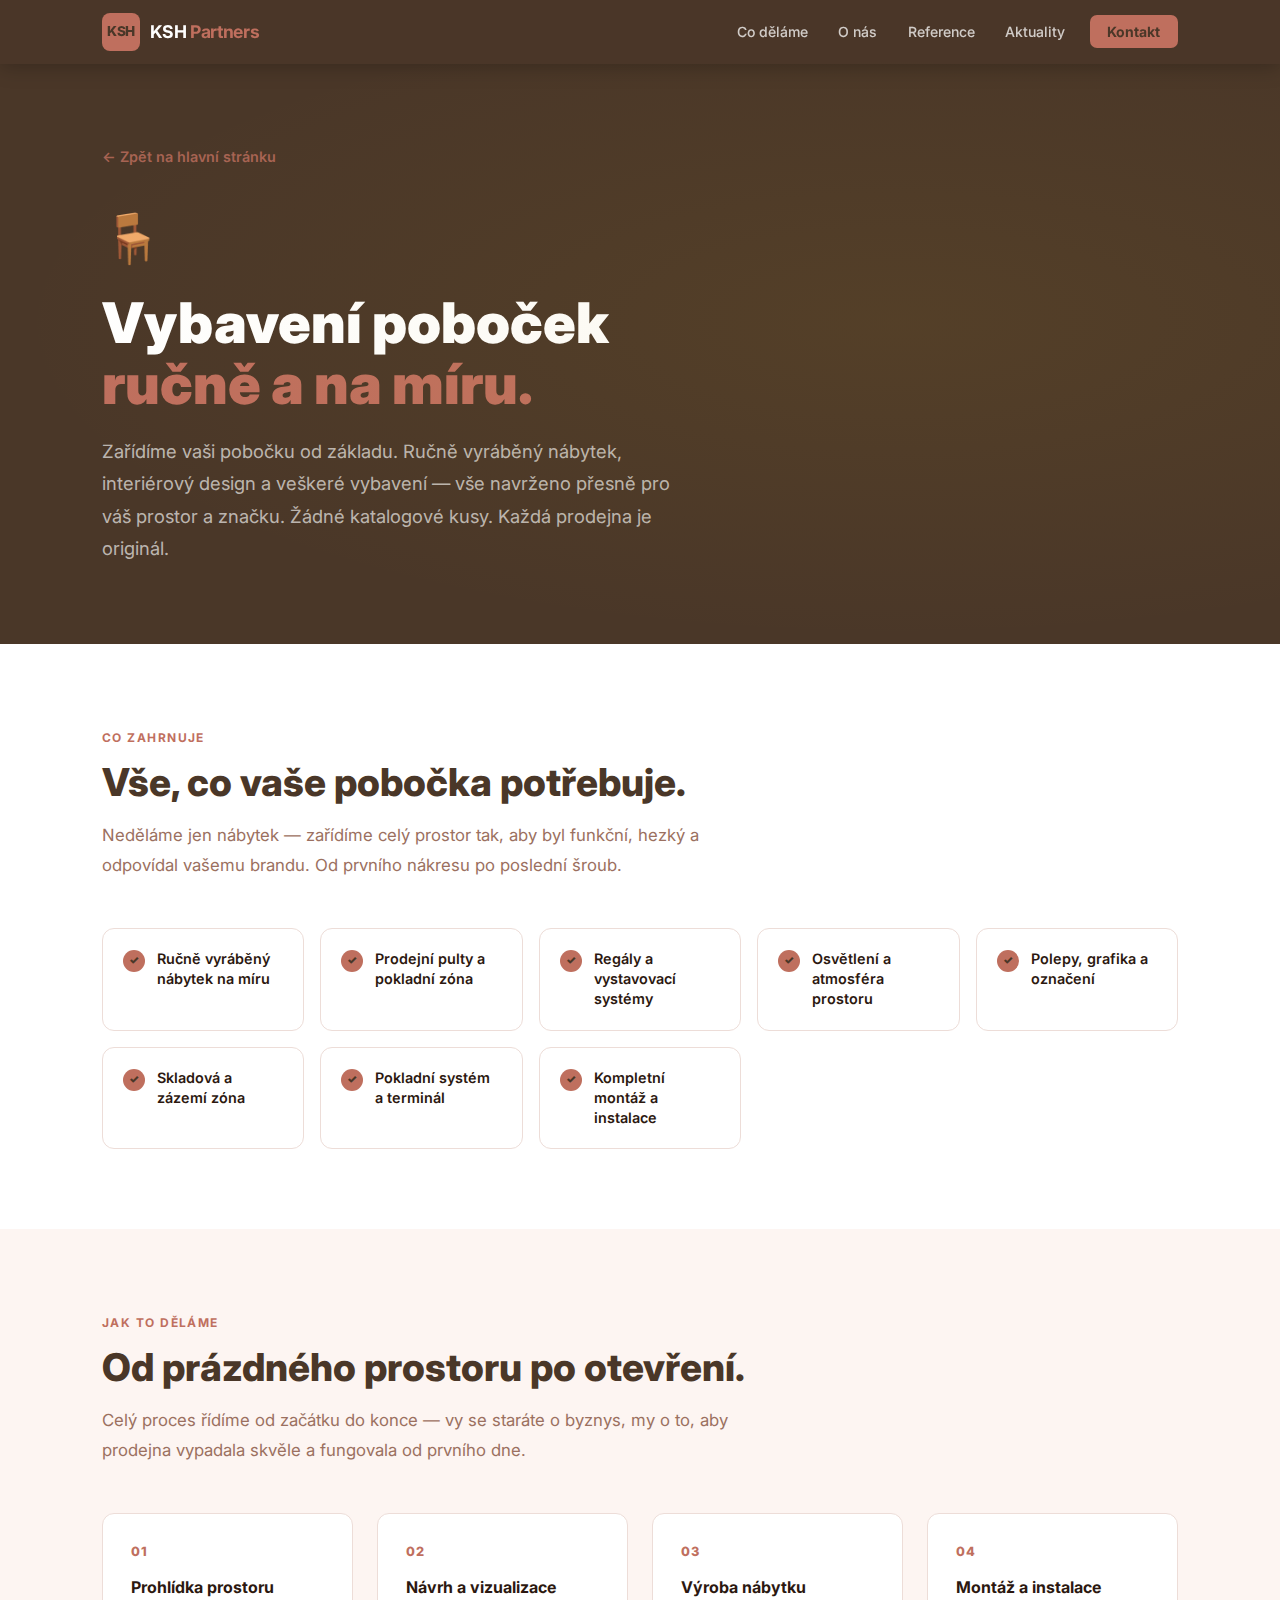
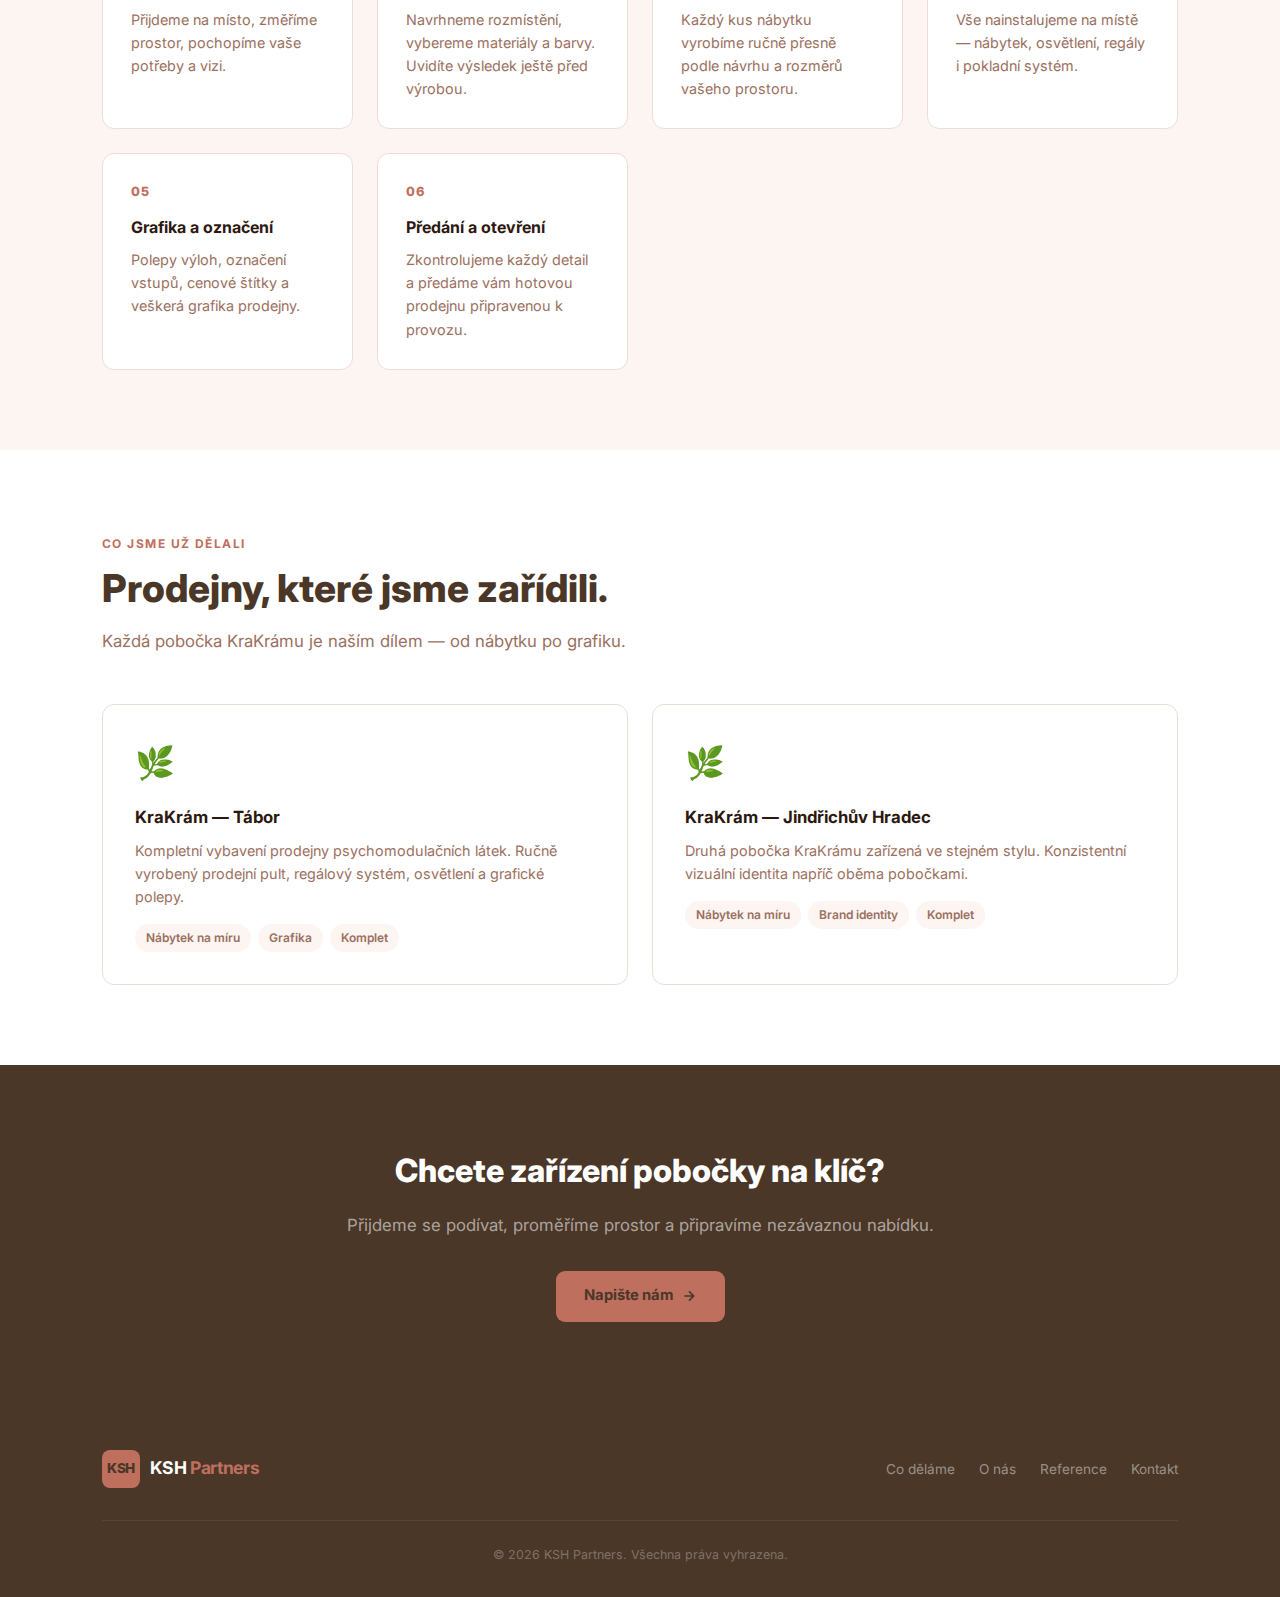
<file: sluzby/vybaveni-pobocek.html>
<!DOCTYPE html>
<html lang="cs">
<head>
  <meta charset="UTF-8">
  <meta name="viewport" content="width=device-width, initial-scale=1.0">
  <title>Vybavení poboček – KSH Partners</title>
  <meta name="description" content="Zařídíme vaši pobočku od základu — ručně vyráběný nábytek na míru, interiérový design a veškeré vybavení prodejny.">
  <link rel="preconnect" href="https://fonts.googleapis.com">
  <link rel="preconnect" href="https://fonts.gstatic.com" crossorigin>
  <link href="https://fonts.googleapis.com/css2?family=Inter:wght@400;500;600;700;800;900&display=swap" rel="stylesheet">
  <link rel="stylesheet" href="../css/style.css">
  <style>
    #nav-links.mobile-open {
      display: flex !important; flex-direction: column;
      position: absolute; top: 100%; left: 0; right: 0;
      background: rgba(8,17,31,.98); padding: 1rem; gap: .25rem;
    }
    #nav-links.mobile-open a { padding: .7rem 1rem; width: 100%; }

    .sluzba-hero {
      background: var(--ksh-dark);
      padding: 9rem 0 5rem;
      position: relative; overflow: hidden;
    }
    .sluzba-hero::before {
      content: '';
      position: absolute; inset: 0;
      background: radial-gradient(ellipse at 70% 50%, rgba(201,162,39,.08) 0%, transparent 70%);
    }
    .sluzba-hero-back {
      display: inline-flex; align-items: center; gap: .5rem;
      color: var(--ksh-gold); font-size: .9rem; font-weight: 600;
      text-decoration: none; margin-bottom: 2rem;
      opacity: .8; transition: opacity .2s;
    }
    .sluzba-hero-back:hover { opacity: 1; }
    .sluzba-hero-icon { font-size: 3rem; margin-bottom: 1rem; }
    .sluzba-hero h1 {
      font-size: clamp(2.2rem, 5vw, 3.5rem);
      font-weight: 900; color: #fff;
      line-height: 1.1; margin-bottom: 1.2rem;
    }
    .sluzba-hero h1 em { color: var(--ksh-gold); font-style: normal; }
    .sluzba-hero p {
      color: rgba(255,255,255,.65);
      font-size: 1.15rem; line-height: 1.75; max-width: 580px;
    }

    .sluzba-section { padding: 5rem 0; }
    .sluzba-section:nth-child(even) { background: var(--ksh-gray); }
    .sluzba-section-tag {
      display: inline-block;
      font-size: .75rem; font-weight: 700;
      letter-spacing: .12em; text-transform: uppercase;
      color: var(--ksh-gold); margin-bottom: .75rem;
    }
    .sluzba-section h2 {
      font-size: clamp(1.6rem, 3vw, 2.4rem);
      font-weight: 800; line-height: 1.2;
      margin-bottom: 1rem; color: var(--ksh-dark);
    }
    .sluzba-section .lead {
      color: var(--text-muted); font-size: 1.05rem;
      line-height: 1.75; max-width: 640px; margin-bottom: 3rem;
    }

    .steps-grid {
      display: grid;
      grid-template-columns: repeat(auto-fit, minmax(220px, 1fr));
      gap: 1.5rem;
    }
    .step-card {
      background: #fff; border: 1px solid var(--ksh-mid);
      border-radius: var(--radius); padding: 1.75rem;
    }
    .step-num { font-size: .8rem; font-weight: 800; color: var(--ksh-gold); letter-spacing: .1em; margin-bottom: .75rem; }
    .step-card h3 { font-size: 1rem; font-weight: 700; margin-bottom: .5rem; }
    .step-card p { color: var(--text-muted); font-size: .9rem; line-height: 1.6; }

    .projekty-grid {
      display: grid;
      grid-template-columns: repeat(auto-fit, minmax(280px, 1fr));
      gap: 1.5rem;
    }
    .projekt-card {
      background: #fff; border: 1px solid var(--ksh-mid);
      border-radius: var(--radius); padding: 2rem;
      transition: box-shadow var(--transition), transform var(--transition);
    }
    .projekt-card:hover { box-shadow: 0 8px 32px rgba(0,0,0,.08); transform: translateY(-2px); }
    .projekt-icon { font-size: 2rem; margin-bottom: 1rem; }
    .projekt-card h3 { font-size: 1.05rem; font-weight: 700; margin-bottom: .5rem; }
    .projekt-card p { color: var(--text-muted); font-size: .9rem; line-height: 1.6; margin-bottom: 1rem; }
    .projekt-tags { display: flex; flex-wrap: wrap; gap: .4rem; }
    .projekt-tag {
      background: var(--ksh-gray); color: var(--text-muted);
      font-size: .75rem; font-weight: 600; padding: .25rem .7rem; border-radius: 999px;
    }

    .zahrnuje-list {
      display: grid;
      grid-template-columns: repeat(auto-fit, minmax(200px, 1fr));
      gap: 1rem;
      margin-top: 2rem;
    }
    .zahrnuje-item {
      display: flex; align-items: flex-start; gap: .75rem;
      background: #fff; border: 1px solid var(--ksh-mid);
      border-radius: var(--radius); padding: 1.25rem;
    }
    .zahrnuje-check {
      width: 22px; height: 22px; border-radius: 50%;
      background: var(--ksh-gold); color: var(--ksh-dark);
      display: flex; align-items: center; justify-content: center;
      font-size: .7rem; font-weight: 900; flex-shrink: 0; margin-top: 1px;
    }
    .zahrnuje-item p { font-size: .9rem; font-weight: 600; color: var(--text); line-height: 1.4; }

    .sluzba-cta {
      background: var(--ksh-dark); padding: 5rem 0; text-align: center;
    }
    .sluzba-cta h2 { color: #fff; font-size: 2rem; font-weight: 800; margin-bottom: 1rem; }
    .sluzba-cta p { color: rgba(255,255,255,.55); margin-bottom: 2rem; font-size: 1.05rem; }
  </style>
</head>
<body>

<nav class="nav scrolled" id="nav">
  <div class="container nav-inner">
    <a href="../index.html" class="nav-logo">
      <div class="nav-logo-mark">KSH</div>
      <span class="nav-logo-text">KSH <span>Partners</span></span>
    </a>
    <ul class="nav-links" id="nav-links">
      <li><a href="../index.html#sluzby">Co děláme</a></li>
      <li><a href="../index.html#o-nas">O nás</a></li>
      <li><a href="../index.html#reference">Reference</a></li>
      <li><a href="../index.html#aktuality">Aktuality</a></li>
      <li><a href="../index.html#kontakt" class="nav-cta">Kontakt</a></li>
    </ul>
    <button class="nav-hamburger" id="hamburger" aria-label="Menu">
      <span></span><span></span><span></span>
    </button>
  </div>
</nav>

<!-- HERO -->
<section class="sluzba-hero">
  <div class="container">
    <a href="../index.html" class="sluzba-hero-back">← Zpět na hlavní stránku</a>
    <div class="sluzba-hero-icon">🪑</div>
    <h1>Vybavení poboček<br><em>ručně a na míru.</em></h1>
    <p>
      Zařídíme vaši pobočku od základu. Ručně vyráběný nábytek, interiérový
      design a veškeré vybavení — vše navrženo přesně pro váš prostor a značku.
      Žádné katalogové kusy. Každá prodejna je originál.
    </p>
  </div>
</section>

<!-- CO ZAHRNUJE -->
<section class="sluzba-section">
  <div class="container">
    <span class="sluzba-section-tag">Co zahrnuje</span>
    <h2>Vše, co vaše pobočka potřebuje.</h2>
    <p class="lead">
      Neděláme jen nábytek — zařídíme celý prostor tak, aby byl funkční,
      hezký a odpovídal vašemu brandu. Od prvního nákresu po poslední šroub.
    </p>
    <div class="zahrnuje-list">
      <div class="zahrnuje-item">
        <div class="zahrnuje-check">✓</div>
        <p>Ručně vyráběný nábytek na míru</p>
      </div>
      <div class="zahrnuje-item">
        <div class="zahrnuje-check">✓</div>
        <p>Prodejní pulty a pokladní zóna</p>
      </div>
      <div class="zahrnuje-item">
        <div class="zahrnuje-check">✓</div>
        <p>Regály a vystavovací systémy</p>
      </div>
      <div class="zahrnuje-item">
        <div class="zahrnuje-check">✓</div>
        <p>Osvětlení a atmosféra prostoru</p>
      </div>
      <div class="zahrnuje-item">
        <div class="zahrnuje-check">✓</div>
        <p>Polepy, grafika a označení</p>
      </div>
      <div class="zahrnuje-item">
        <div class="zahrnuje-check">✓</div>
        <p>Skladová a zázemí zóna</p>
      </div>
      <div class="zahrnuje-item">
        <div class="zahrnuje-check">✓</div>
        <p>Pokladní systém a terminál</p>
      </div>
      <div class="zahrnuje-item">
        <div class="zahrnuje-check">✓</div>
        <p>Kompletní montáž a instalace</p>
      </div>
    </div>
  </div>
</section>

<!-- JAK TO DĚLÁME -->
<section class="sluzba-section">
  <div class="container">
    <span class="sluzba-section-tag">Jak to děláme</span>
    <h2>Od prázdného prostoru po otevření.</h2>
    <p class="lead">
      Celý proces řídíme od začátku do konce — vy se staráte o byznys,
      my o to, aby prodejna vypadala skvěle a fungovala od prvního dne.
    </p>
    <div class="steps-grid">
      <div class="step-card">
        <div class="step-num">01</div>
        <h3>Prohlídka prostoru</h3>
        <p>Přijdeme na místo, změříme prostor, pochopíme vaše potřeby a vizi.</p>
      </div>
      <div class="step-card">
        <div class="step-num">02</div>
        <h3>Návrh a vizualizace</h3>
        <p>Navrhneme rozmístění, vybereme materiály a barvy. Uvidíte výsledek ještě před výrobou.</p>
      </div>
      <div class="step-card">
        <div class="step-num">03</div>
        <h3>Výroba nábytku</h3>
        <p>Každý kus nábytku vyrobíme ručně přesně podle návrhu a rozměrů vašeho prostoru.</p>
      </div>
      <div class="step-card">
        <div class="step-num">04</div>
        <h3>Montáž a instalace</h3>
        <p>Vše nainstalujeme na místě — nábytek, osvětlení, regály i pokladní systém.</p>
      </div>
      <div class="step-card">
        <div class="step-num">05</div>
        <h3>Grafika a označení</h3>
        <p>Polepy výloh, označení vstupů, cenové štítky a veškerá grafika prodejny.</p>
      </div>
      <div class="step-card">
        <div class="step-num">06</div>
        <h3>Předání a otevření</h3>
        <p>Zkontrolujeme každý detail a předáme vám hotovou prodejnu připravenou k provozu.</p>
      </div>
    </div>
  </div>
</section>

<!-- CO JSME UŽ DĚLALI -->
<section class="sluzba-section">
  <div class="container">
    <span class="sluzba-section-tag">Co jsme už dělali</span>
    <h2>Prodejny, které jsme zařídili.</h2>
    <p class="lead">
      Každá pobočka KraKrámu je naším dílem — od nábytku po grafiku.
    </p>
    <div class="projekty-grid">
      <div class="projekt-card">
        <div class="projekt-icon">🌿</div>
        <h3>KraKrám — Tábor</h3>
        <p>Kompletní vybavení prodejny psychomodulačních látek. Ručně vyrobený prodejní pult, regálový systém, osvětlení a grafické polepy.</p>
        <div class="projekt-tags">
          <span class="projekt-tag">Nábytek na míru</span>
          <span class="projekt-tag">Grafika</span>
          <span class="projekt-tag">Komplet</span>
        </div>
      </div>
      <div class="projekt-card">
        <div class="projekt-icon">🌿</div>
        <h3>KraKrám — Jindřichův Hradec</h3>
        <p>Druhá pobočka KraKrámu zařízená ve stejném stylu. Konzistentní vizuální identita napříč oběma pobočkami.</p>
        <div class="projekt-tags">
          <span class="projekt-tag">Nábytek na míru</span>
          <span class="projekt-tag">Brand identity</span>
          <span class="projekt-tag">Komplet</span>
        </div>
      </div>
    </div>
  </div>
</section>

<!-- CTA -->
<section class="sluzba-cta">
  <div class="container">
    <h2>Chcete zařízení pobočky na klíč?</h2>
    <p>Přijdeme se podívat, proměříme prostor a připravíme nezávaznou nabídku.</p>
    <a href="../index.html#kontakt" class="btn btn-gold">
      Napište nám
      <svg width="16" height="16" fill="none" stroke="currentColor" stroke-width="2.5" viewBox="0 0 24 24"><path d="M5 12h14M12 5l7 7-7 7"/></svg>
    </a>
  </div>
</section>

<footer>
  <div class="container">
    <div class="footer-inner">
      <a href="../index.html" class="nav-logo">
        <div class="nav-logo-mark">KSH</div>
        <span class="nav-logo-text">KSH <span>Partners</span></span>
      </a>
      <ul class="footer-links">
        <li><a href="../index.html#sluzby">Co děláme</a></li>
        <li><a href="../index.html#o-nas">O nás</a></li>
        <li><a href="../index.html#reference">Reference</a></li>
        <li><a href="../index.html#kontakt">Kontakt</a></li>
      </ul>
    </div>
    <p class="footer-copy">© 2026 KSH Partners. Všechna práva vyhrazena.</p>
  </div>
</footer>

<script src="../js/script.js"></script>
</body>
</html>
</file>
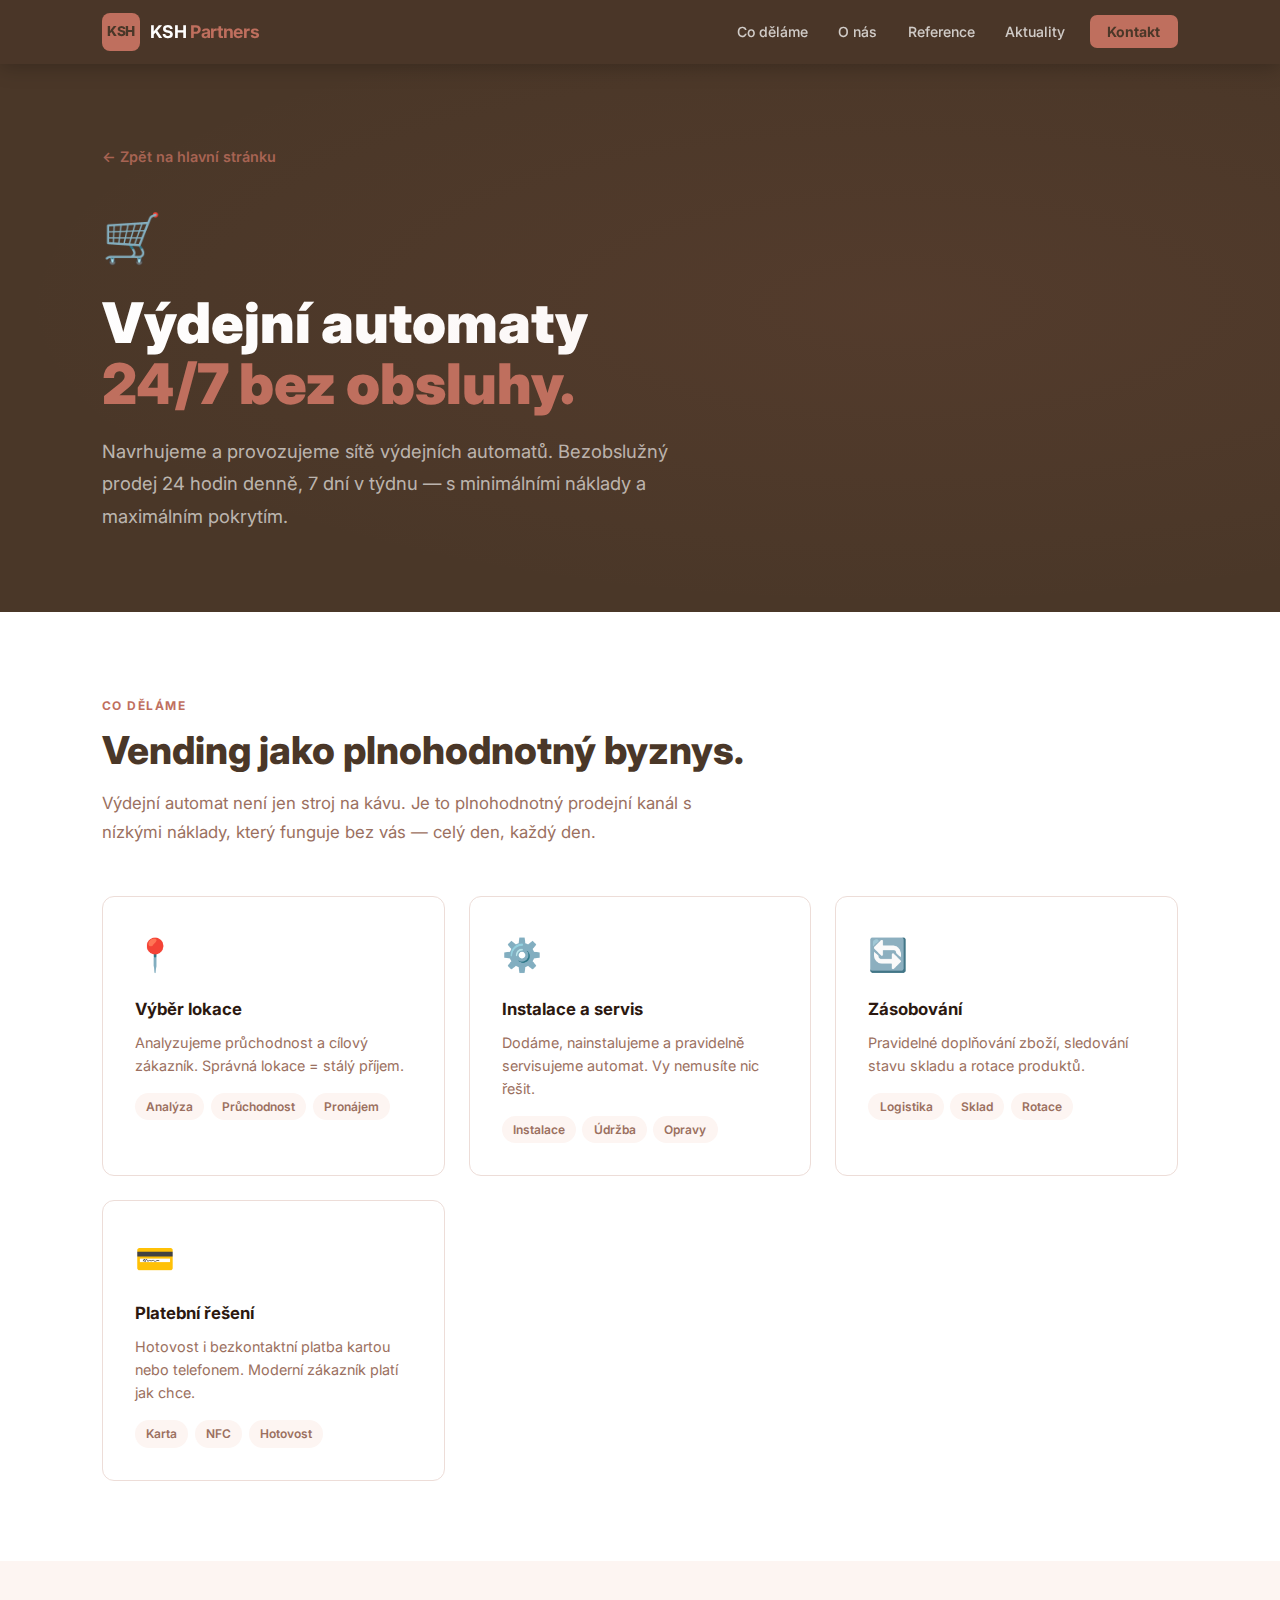
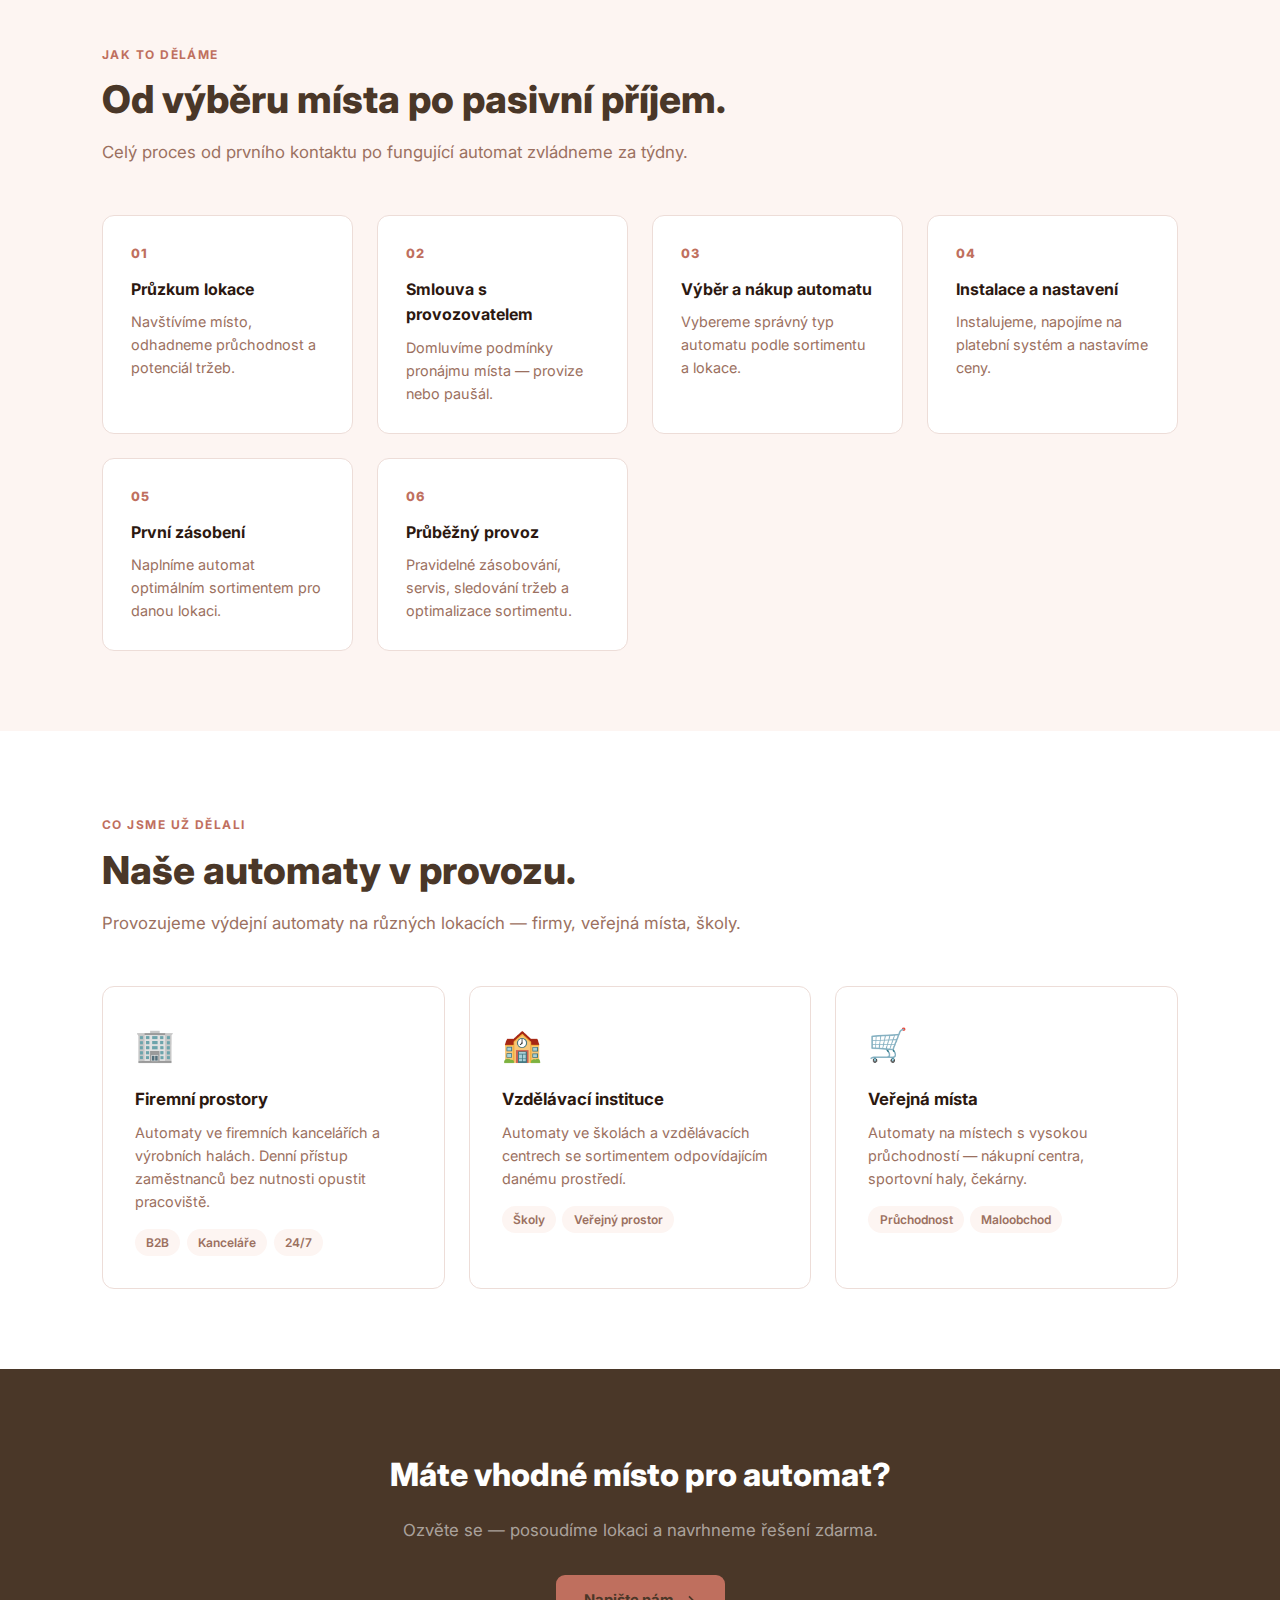
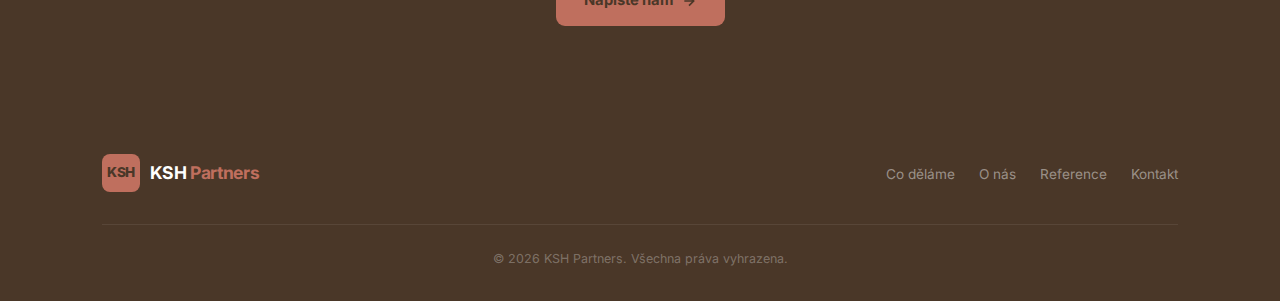
<file: sluzby/vydejni-automaty.html>
<!DOCTYPE html>
<html lang="cs">
<head>
  <meta charset="UTF-8">
  <meta name="viewport" content="width=device-width, initial-scale=1.0">
  <title>Výdejní automaty – KSH Partners</title>
  <meta name="description" content="Navrhujeme a provozujeme sítě výdejních automatů. Bezobslužný prodej 24/7 s minimálními náklady a maximálním pokrytím.">
  <link rel="preconnect" href="https://fonts.googleapis.com">
  <link rel="preconnect" href="https://fonts.gstatic.com" crossorigin>
  <link href="https://fonts.googleapis.com/css2?family=Inter:wght@400;500;600;700;800;900&display=swap" rel="stylesheet">
  <link rel="stylesheet" href="../css/style.css?v=3">
  <style>
    #nav-links.mobile-open {
      display: flex !important; flex-direction: column;
      position: absolute; top: 100%; left: 0; right: 0;
      background: rgba(74,55,40,.98); padding: 1rem; gap: .25rem;
    }
    #nav-links.mobile-open a { padding: .7rem 1rem; width: 100%; }

    .sluzba-hero {
      background: var(--ksh-dark);
      padding: 9rem 0 5rem;
      position: relative; overflow: hidden;
    }
    .sluzba-hero::before {
      content: '';
      position: absolute; inset: 0;
      background: radial-gradient(ellipse at 70% 50%, rgba(191,111,94,.08) 0%, transparent 70%);
    }
    .sluzba-hero-back {
      display: inline-flex; align-items: center; gap: .5rem;
      color: var(--ksh-gold); font-size: .9rem; font-weight: 600;
      text-decoration: none; margin-bottom: 2rem;
      opacity: .8; transition: opacity .2s;
    }
    .sluzba-hero-back:hover { opacity: 1; }
    .sluzba-hero-icon { font-size: 3rem; margin-bottom: 1rem; }
    .sluzba-hero h1 {
      font-size: clamp(2.2rem, 5vw, 3.5rem);
      font-weight: 900; color: #fff;
      line-height: 1.1; margin-bottom: 1.2rem;
    }
    .sluzba-hero h1 em { color: var(--ksh-gold); font-style: normal; }
    .sluzba-hero p {
      color: rgba(255,255,255,.65);
      font-size: 1.15rem; line-height: 1.75; max-width: 580px;
    }

    .sluzba-section { padding: 5rem 0; }
    .sluzba-section:nth-child(even) { background: var(--ksh-gray); }
    .sluzba-section-tag {
      display: inline-block;
      font-size: .75rem; font-weight: 700;
      letter-spacing: .12em; text-transform: uppercase;
      color: var(--ksh-gold); margin-bottom: .75rem;
    }
    .sluzba-section h2 {
      font-size: clamp(1.6rem, 3vw, 2.4rem);
      font-weight: 800; line-height: 1.2;
      margin-bottom: 1rem; color: var(--ksh-dark);
    }
    .sluzba-section .lead {
      color: var(--text-muted); font-size: 1.05rem;
      line-height: 1.75; max-width: 640px; margin-bottom: 3rem;
    }

    .steps-grid {
      display: grid;
      grid-template-columns: repeat(auto-fit, minmax(220px, 1fr));
      gap: 1.5rem;
    }
    .step-card {
      background: #fff; border: 1px solid var(--ksh-mid);
      border-radius: var(--radius); padding: 1.75rem;
    }
    .step-num { font-size: .8rem; font-weight: 800; color: var(--ksh-gold); letter-spacing: .1em; margin-bottom: .75rem; }
    .step-card h3 { font-size: 1rem; font-weight: 700; margin-bottom: .5rem; }
    .step-card p { color: var(--text-muted); font-size: .9rem; line-height: 1.6; }

    .projekty-grid {
      display: grid;
      grid-template-columns: repeat(auto-fit, minmax(280px, 1fr));
      gap: 1.5rem;
    }
    .projekt-card {
      background: #fff; border: 1px solid var(--ksh-mid);
      border-radius: var(--radius); padding: 2rem;
      transition: box-shadow var(--transition), transform var(--transition);
    }
    .projekt-card:hover { box-shadow: 0 8px 32px rgba(0,0,0,.08); transform: translateY(-2px); }
    .projekt-icon { font-size: 2rem; margin-bottom: 1rem; }
    .projekt-card h3 { font-size: 1.05rem; font-weight: 700; margin-bottom: .5rem; }
    .projekt-card p { color: var(--text-muted); font-size: .9rem; line-height: 1.6; margin-bottom: 1rem; }
    .projekt-tags { display: flex; flex-wrap: wrap; gap: .4rem; }
    .projekt-tag {
      background: var(--ksh-gray); color: var(--text-muted);
      font-size: .75rem; font-weight: 600; padding: .25rem .7rem; border-radius: 999px;
    }

    /* ── RESPONSIVE ── */
    @media (max-width: 768px) {
      .sluzba-hero { padding: 7rem 0 3.5rem; }
      .sluzba-hero h1 { font-size: 2rem; }
      .sluzba-hero p { font-size: 1rem; }
      .sluzba-section { padding: 3.5rem 0; }
      .steps-grid { grid-template-columns: 1fr; }
      .projekty-grid { grid-template-columns: 1fr; }
      .zahrnuje-list { grid-template-columns: 1fr 1fr; }
      .sluzba-cta { padding: 3.5rem 0; }
      .sluzba-cta h2 { font-size: 1.6rem; }
    }
    @media (max-width: 480px) {
      .sluzba-hero { padding: 6rem 0 3rem; }
      .zahrnuje-list { grid-template-columns: 1fr; }
      .sluzba-section .lead { font-size: .975rem; }
    }
    .sluzba-cta {
      background: var(--ksh-dark); padding: 5rem 0; text-align: center;
    }
    .sluzba-cta h2 { color: #fff; font-size: 2rem; font-weight: 800; margin-bottom: 1rem; }
    .sluzba-cta p { color: rgba(255,255,255,.55); margin-bottom: 2rem; font-size: 1.05rem; }
  </style>
</head>
<body>

<nav class="nav scrolled" id="nav">
  <div class="container nav-inner">
    <a href="../index.html" class="nav-logo">
      <div class="nav-logo-mark">KSH</div>
      <span class="nav-logo-text">KSH <span>Partners</span></span>
    </a>
    <ul class="nav-links" id="nav-links">
      <li><a href="../index.html#sluzby">Co děláme</a></li>
      <li><a href="../index.html#o-nas">O nás</a></li>
      <li><a href="../index.html#reference">Reference</a></li>
      <li><a href="../index.html#aktuality">Aktuality</a></li>
      <li><a href="../index.html#kontakt" class="nav-cta">Kontakt</a></li>
    </ul>
    <button class="nav-hamburger" id="hamburger" aria-label="Menu">
      <span></span><span></span><span></span>
    </button>
  </div>
</nav>

<!-- HERO -->
<section class="sluzba-hero">
  <div class="container">
    <a href="../index.html" class="sluzba-hero-back">← Zpět na hlavní stránku</a>
    <div class="sluzba-hero-icon">🛒</div>
    <h1>Výdejní automaty<br><em>24/7 bez obsluhy.</em></h1>
    <p>
      Navrhujeme a provozujeme sítě výdejních automatů. Bezobslužný prodej
      24 hodin denně, 7 dní v týdnu — s minimálními náklady a maximálním pokrytím.
    </p>
  </div>
</section>

<!-- CO DĚLÁME -->
<section class="sluzba-section">
  <div class="container">
    <span class="sluzba-section-tag">Co děláme</span>
    <h2>Vending jako plnohodnotný byznys.</h2>
    <p class="lead">
      Výdejní automat není jen stroj na kávu. Je to plnohodnotný prodejní kanál
      s nízkými náklady, který funguje bez vás — celý den, každý den.
    </p>
    <div class="projekty-grid">
      <div class="projekt-card">
        <div class="projekt-icon">📍</div>
        <h3>Výběr lokace</h3>
        <p>Analyzujeme průchodnost a cílový zákazník. Správná lokace = stálý příjem.</p>
        <div class="projekt-tags">
          <span class="projekt-tag">Analýza</span>
          <span class="projekt-tag">Průchodnost</span>
          <span class="projekt-tag">Pronájem</span>
        </div>
      </div>
      <div class="projekt-card">
        <div class="projekt-icon">⚙️</div>
        <h3>Instalace a servis</h3>
        <p>Dodáme, nainstalujeme a pravidelně servisujeme automat. Vy nemusíte nic řešit.</p>
        <div class="projekt-tags">
          <span class="projekt-tag">Instalace</span>
          <span class="projekt-tag">Údržba</span>
          <span class="projekt-tag">Opravy</span>
        </div>
      </div>
      <div class="projekt-card">
        <div class="projekt-icon">🔄</div>
        <h3>Zásobování</h3>
        <p>Pravidelné doplňování zboží, sledování stavu skladu a rotace produktů.</p>
        <div class="projekt-tags">
          <span class="projekt-tag">Logistika</span>
          <span class="projekt-tag">Sklad</span>
          <span class="projekt-tag">Rotace</span>
        </div>
      </div>
      <div class="projekt-card">
        <div class="projekt-icon">💳</div>
        <h3>Platební řešení</h3>
        <p>Hotovost i bezkontaktní platba kartou nebo telefonem. Moderní zákazník platí jak chce.</p>
        <div class="projekt-tags">
          <span class="projekt-tag">Karta</span>
          <span class="projekt-tag">NFC</span>
          <span class="projekt-tag">Hotovost</span>
        </div>
      </div>
    </div>
  </div>
</section>

<!-- JAK TO DĚLÁME -->
<section class="sluzba-section">
  <div class="container">
    <span class="sluzba-section-tag">Jak to děláme</span>
    <h2>Od výběru místa po pasivní příjem.</h2>
    <p class="lead">
      Celý proces od prvního kontaktu po fungující automat zvládneme za týdny.
    </p>
    <div class="steps-grid">
      <div class="step-card">
        <div class="step-num">01</div>
        <h3>Průzkum lokace</h3>
        <p>Navštívíme místo, odhadneme průchodnost a potenciál tržeb.</p>
      </div>
      <div class="step-card">
        <div class="step-num">02</div>
        <h3>Smlouva s provozovatelem</h3>
        <p>Domluvíme podmínky pronájmu místa — provize nebo paušál.</p>
      </div>
      <div class="step-card">
        <div class="step-num">03</div>
        <h3>Výběr a nákup automatu</h3>
        <p>Vybereme správný typ automatu podle sortimentu a lokace.</p>
      </div>
      <div class="step-card">
        <div class="step-num">04</div>
        <h3>Instalace a nastavení</h3>
        <p>Instalujeme, napojíme na platební systém a nastavíme ceny.</p>
      </div>
      <div class="step-card">
        <div class="step-num">05</div>
        <h3>První zásobení</h3>
        <p>Naplníme automat optimálním sortimentem pro danou lokaci.</p>
      </div>
      <div class="step-card">
        <div class="step-num">06</div>
        <h3>Průběžný provoz</h3>
        <p>Pravidelné zásobování, servis, sledování tržeb a optimalizace sortimentu.</p>
      </div>
    </div>
  </div>
</section>

<!-- CO JSME UŽ DĚLALI -->
<section class="sluzba-section">
  <div class="container">
    <span class="sluzba-section-tag">Co jsme už dělali</span>
    <h2>Naše automaty v provozu.</h2>
    <p class="lead">
      Provozujeme výdejní automaty na různých lokacích — firmy, veřejná místa, školy.
    </p>
    <div class="projekty-grid">
      <div class="projekt-card">
        <div class="projekt-icon">🏢</div>
        <h3>Firemní prostory</h3>
        <p>Automaty ve firemních kancelářích a výrobních halách. Denní přístup zaměstnanců bez nutnosti opustit pracoviště.</p>
        <div class="projekt-tags">
          <span class="projekt-tag">B2B</span>
          <span class="projekt-tag">Kanceláře</span>
          <span class="projekt-tag">24/7</span>
        </div>
      </div>
      <div class="projekt-card">
        <div class="projekt-icon">🏫</div>
        <h3>Vzdělávací instituce</h3>
        <p>Automaty ve školách a vzdělávacích centrech se sortimentem odpovídajícím danému prostředí.</p>
        <div class="projekt-tags">
          <span class="projekt-tag">Školy</span>
          <span class="projekt-tag">Veřejný prostor</span>
        </div>
      </div>
      <div class="projekt-card">
        <div class="projekt-icon">🛒</div>
        <h3>Veřejná místa</h3>
        <p>Automaty na místech s vysokou průchodností — nákupní centra, sportovní haly, čekárny.</p>
        <div class="projekt-tags">
          <span class="projekt-tag">Průchodnost</span>
          <span class="projekt-tag">Maloobchod</span>
        </div>
      </div>
    </div>
  </div>
</section>

<!-- CTA -->
<section class="sluzba-cta">
  <div class="container">
    <h2>Máte vhodné místo pro automat?</h2>
    <p>Ozvěte se — posoudíme lokaci a navrhneme řešení zdarma.</p>
    <a href="../index.html#kontakt" class="btn btn-gold">
      Napište nám
      <svg width="16" height="16" fill="none" stroke="currentColor" stroke-width="2.5" viewBox="0 0 24 24"><path d="M5 12h14M12 5l7 7-7 7"/></svg>
    </a>
  </div>
</section>

<footer>
  <div class="container">
    <div class="footer-inner">
      <a href="../index.html" class="nav-logo">
        <div class="nav-logo-mark">KSH</div>
        <span class="nav-logo-text">KSH <span>Partners</span></span>
      </a>
      <ul class="footer-links">
        <li><a href="../index.html#sluzby">Co děláme</a></li>
        <li><a href="../index.html#o-nas">O nás</a></li>
        <li><a href="../index.html#reference">Reference</a></li>
        <li><a href="../index.html#kontakt">Kontakt</a></li>
      </ul>
    </div>
    <p class="footer-copy">© 2026 KSH Partners. Všechna práva vyhrazena.</p>
  </div>
</footer>

<script src="../js/script.js"></script>
</body>
</html>
</file>
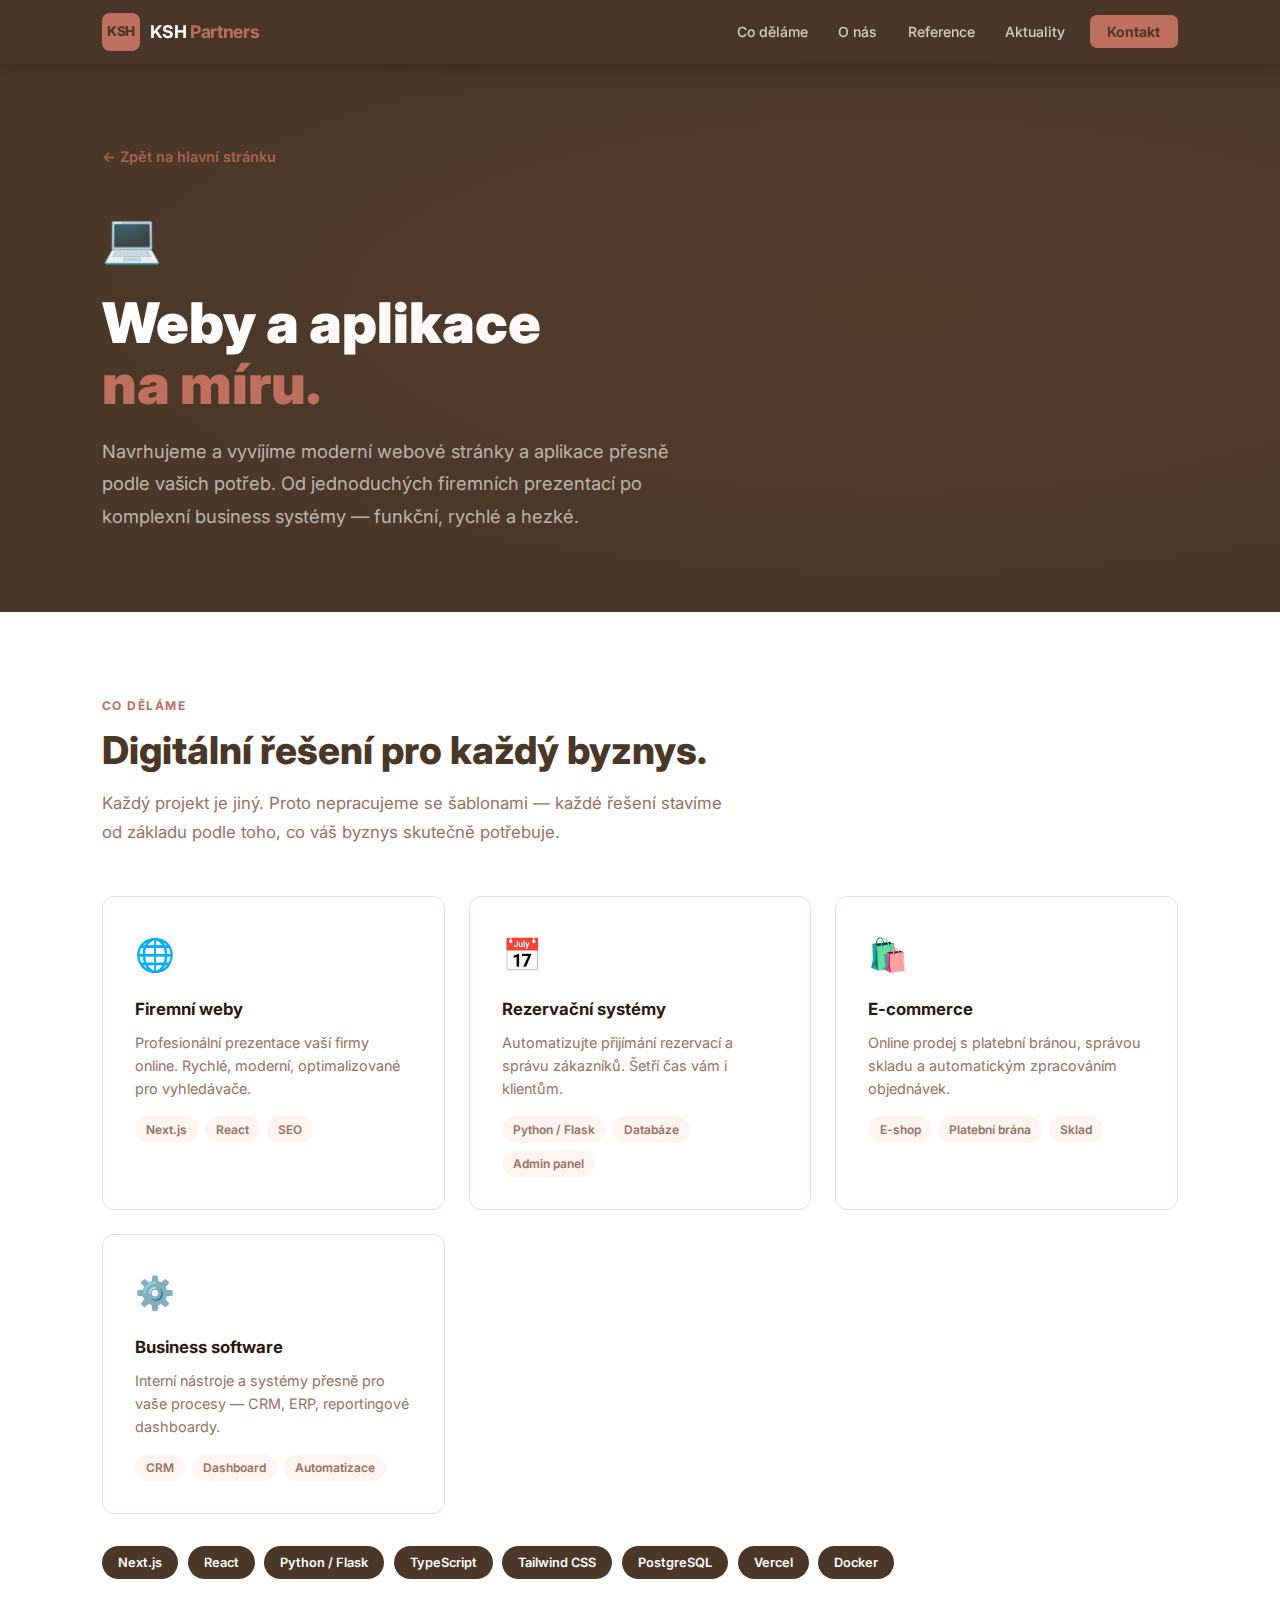
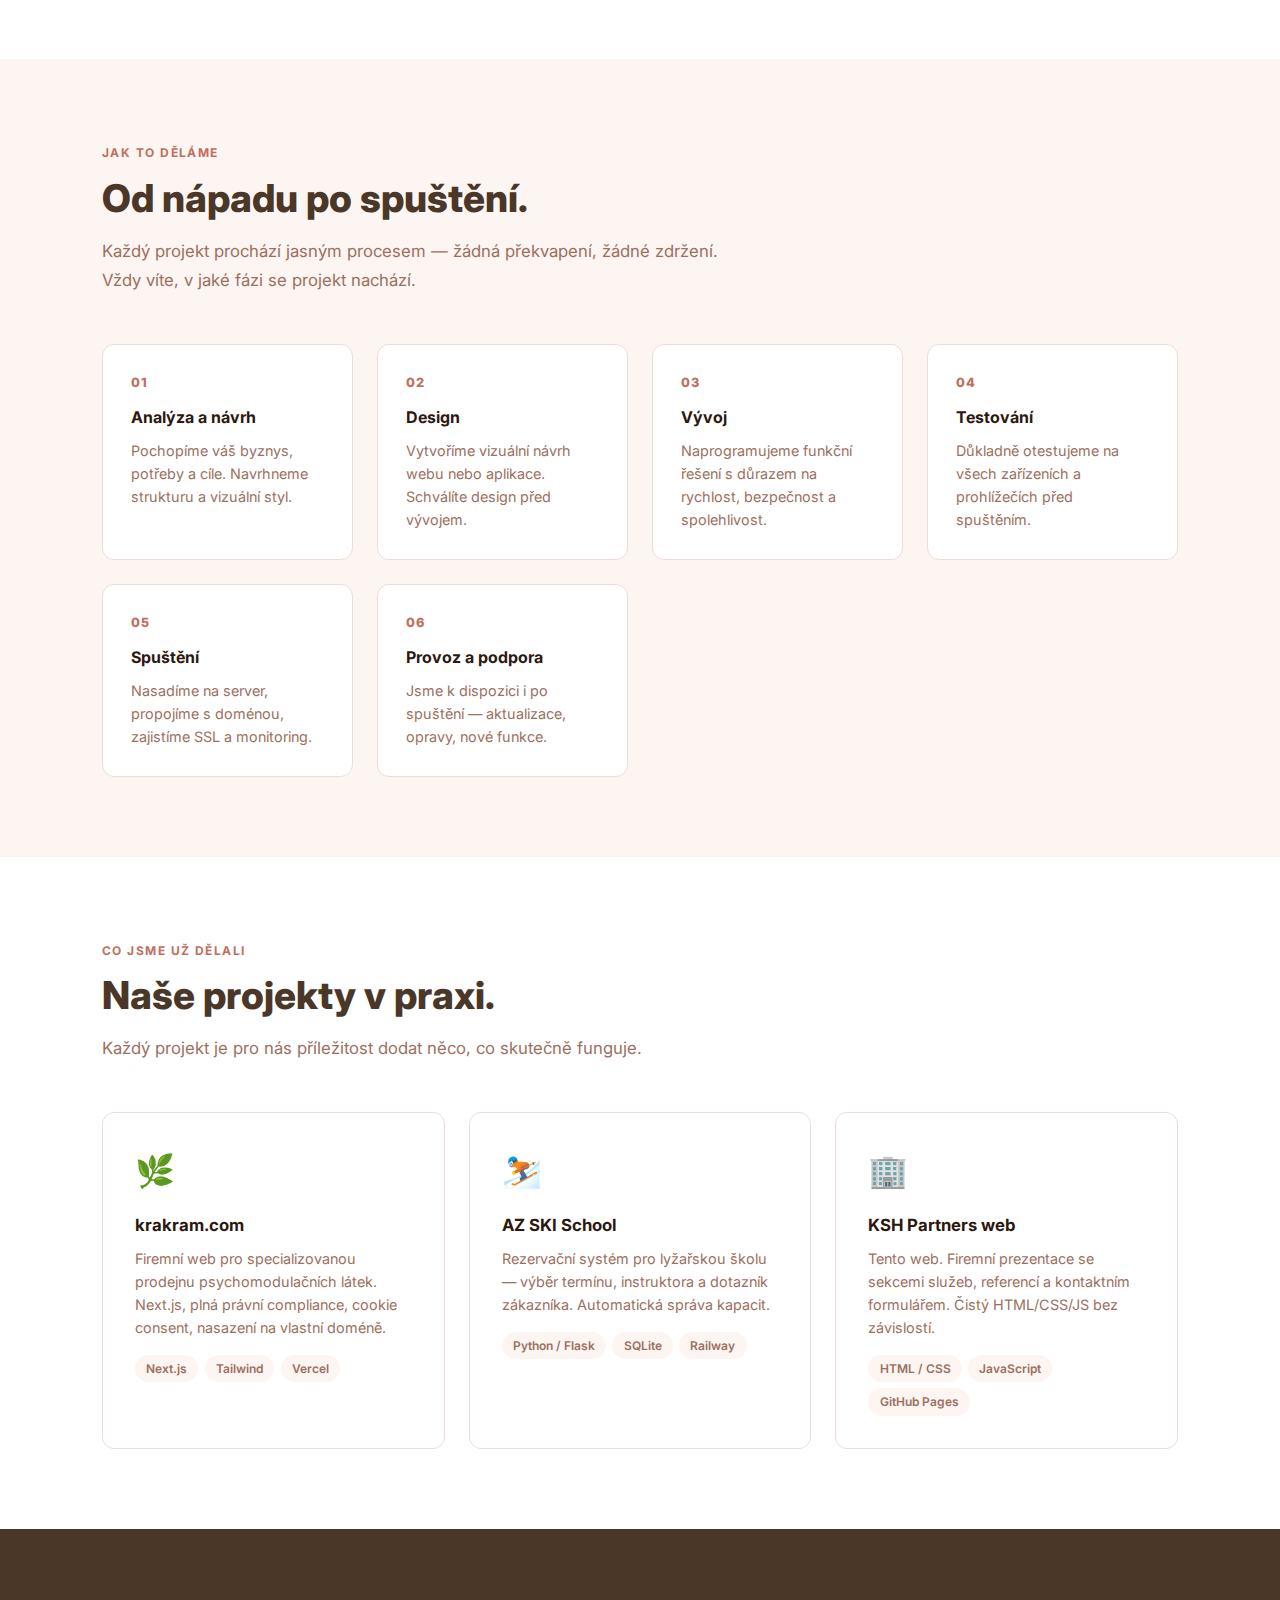
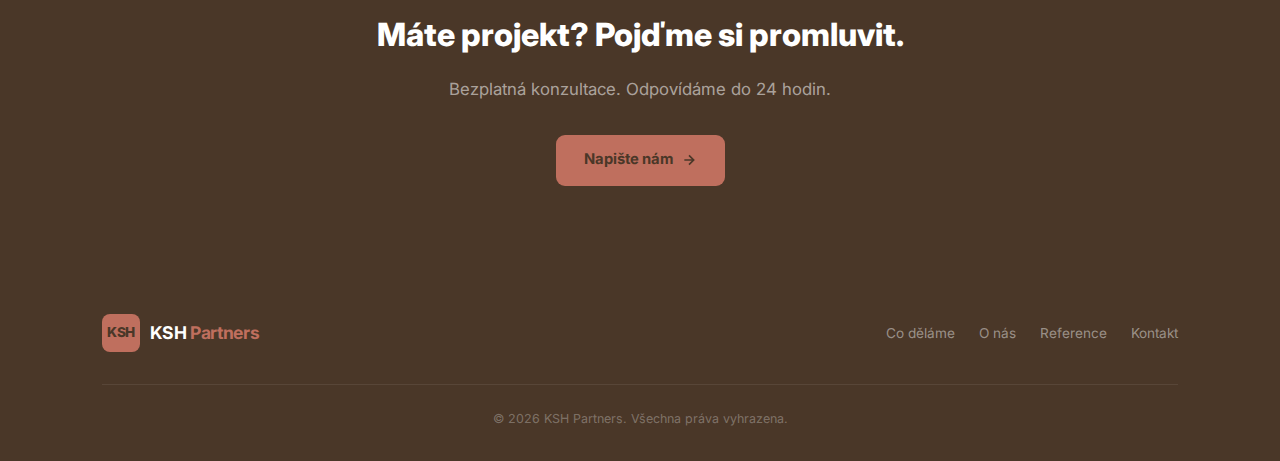
<file: sluzby/weby-aplikace.html>
<!DOCTYPE html>
<html lang="cs">
<head>
  <meta charset="UTF-8">
  <meta name="viewport" content="width=device-width, initial-scale=1.0">
  <title>Weby a aplikace – KSH Partners</title>
  <meta name="description" content="Vyvíjíme moderní webové stránky a aplikace na míru. Od firemních prezentací přes rezervační systémy až po komplexní business software.">
  <link rel="preconnect" href="https://fonts.googleapis.com">
  <link rel="preconnect" href="https://fonts.gstatic.com" crossorigin>
  <link href="https://fonts.googleapis.com/css2?family=Inter:wght@400;500;600;700;800;900&display=swap" rel="stylesheet">
  <link rel="stylesheet" href="../css/style.css?v=7">
  <style>
    #nav-links.mobile-open {
      display: flex !important; flex-direction: column;
      position: absolute; top: 100%; left: 0; right: 0;
      background: rgba(45,26,14,.98); padding: 1rem; gap: .25rem;
    }
    #nav-links.mobile-open a { padding: .7rem 1rem; width: 100%; }

    .sluzba-hero {
      background: var(--ksh-dark);
      padding: 9rem 0 5rem;
      position: relative;
      overflow: hidden;
    }
    .sluzba-hero::before {
      content: '';
      position: absolute; inset: 0;
      background: radial-gradient(ellipse at 70% 50%, rgba(191,111,94,.08) 0%, transparent 70%);
    }
    .sluzba-hero-back {
      display: inline-flex; align-items: center; gap: .5rem;
      color: var(--ksh-gold); font-size: .9rem; font-weight: 600;
      text-decoration: none; margin-bottom: 2rem;
      opacity: .8; transition: opacity .2s;
    }
    .sluzba-hero-back:hover { opacity: 1; }
    .sluzba-hero-icon { font-size: 3rem; margin-bottom: 1rem; }
    .sluzba-hero h1 {
      font-size: clamp(2.2rem, 5vw, 3.5rem);
      font-weight: 900; color: #fff;
      line-height: 1.1; margin-bottom: 1.2rem;
    }
    .sluzba-hero h1 em { color: var(--ksh-gold); font-style: normal; }
    .sluzba-hero p {
      color: rgba(255,255,255,.65);
      font-size: 1.15rem; line-height: 1.75;
      max-width: 580px;
    }

    .sluzba-section { padding: 5rem 0; }
    .sluzba-section:nth-child(even) { background: var(--ksh-gray); }

    .sluzba-section-tag {
      display: inline-block;
      font-size: .75rem; font-weight: 700;
      letter-spacing: .12em; text-transform: uppercase;
      color: var(--ksh-gold); margin-bottom: .75rem;
    }
    .sluzba-section h2 {
      font-size: clamp(1.6rem, 3vw, 2.4rem);
      font-weight: 800; line-height: 1.2;
      margin-bottom: 1rem; color: var(--ksh-dark);
    }
    .sluzba-section .lead {
      color: var(--text-muted); font-size: 1.05rem;
      line-height: 1.75; max-width: 640px; margin-bottom: 3rem;
    }

    .steps-grid {
      display: grid;
      grid-template-columns: repeat(auto-fit, minmax(220px, 1fr));
      gap: 1.5rem;
    }
    .step-card {
      background: #fff;
      border: 1px solid var(--ksh-mid);
      border-radius: var(--radius);
      padding: 1.75rem;
    }
    .step-num {
      font-size: .8rem; font-weight: 800;
      color: var(--ksh-gold); letter-spacing: .1em;
      margin-bottom: .75rem;
    }
    .step-card h3 { font-size: 1rem; font-weight: 700; margin-bottom: .5rem; }
    .step-card p { color: var(--text-muted); font-size: .9rem; line-height: 1.6; }

    .tech-list {
      display: flex; flex-wrap: wrap; gap: .6rem; margin-top: 2rem;
    }
    .tech-pill {
      background: var(--ksh-dark); color: #fff;
      font-size: .8rem; font-weight: 600;
      padding: .4rem 1rem; border-radius: 999px;
    }

    .projekty-grid {
      display: grid;
      grid-template-columns: repeat(auto-fit, minmax(280px, 1fr));
      gap: 1.5rem;
    }
    .projekt-card {
      background: #fff;
      border: 1px solid var(--ksh-mid);
      border-radius: var(--radius);
      padding: 2rem;
      transition: box-shadow var(--transition), transform var(--transition);
    }
    .projekt-card:hover { box-shadow: 0 8px 32px rgba(0,0,0,.08); transform: translateY(-2px); }
    .projekt-icon { font-size: 2rem; margin-bottom: 1rem; }
    .projekt-card h3 { font-size: 1.05rem; font-weight: 700; margin-bottom: .5rem; }
    .projekt-card p { color: var(--text-muted); font-size: .9rem; line-height: 1.6; margin-bottom: 1rem; }
    .projekt-tags { display: flex; flex-wrap: wrap; gap: .4rem; }
    .projekt-tag {
      background: var(--ksh-gray); color: var(--text-muted);
      font-size: .75rem; font-weight: 600;
      padding: .25rem .7rem; border-radius: 999px;
    }

    /* ── RESPONSIVE ── */
    @media (max-width: 768px) {
      .sluzba-hero { padding: 7rem 0 3.5rem; }
      .sluzba-hero h1 { font-size: 2rem; }
      .sluzba-hero p { font-size: 1rem; }
      .sluzba-section { padding: 3.5rem 0; }
      .steps-grid { grid-template-columns: 1fr; }
      .projekty-grid { grid-template-columns: 1fr; }
      .zahrnuje-list { grid-template-columns: 1fr 1fr; }
      .sluzba-cta { padding: 3.5rem 0; }
      .sluzba-cta h2 { font-size: 1.6rem; }
    }
    @media (max-width: 480px) {
      .sluzba-hero { padding: 6rem 0 3rem; }
      .zahrnuje-list { grid-template-columns: 1fr; }
      .sluzba-section .lead { font-size: .975rem; }
    }
    .sluzba-cta {
      background: var(--ksh-dark);
      padding: 5rem 0; text-align: center;
    }
    .sluzba-cta h2 { color: #fff; font-size: 2rem; font-weight: 800; margin-bottom: 1rem; }
    .sluzba-cta p { color: rgba(255,255,255,.55); margin-bottom: 2rem; font-size: 1.05rem; }
  </style>
</head>
<body>

<nav class="nav scrolled" id="nav">
  <div class="container nav-inner">
    <a href="../index.html" class="nav-logo">
      <div class="nav-logo-mark">KSH</div>
      <span class="nav-logo-text">KSH <span>Partners</span></span>
    </a>
    <ul class="nav-links" id="nav-links">
      <li><a href="../index.html#sluzby">Co děláme</a></li>
      <li><a href="../index.html#o-nas">O nás</a></li>
      <li><a href="../index.html#reference">Reference</a></li>
      <li><a href="../index.html#aktuality">Aktuality</a></li>
      <li><a href="../index.html#kontakt" class="nav-cta">Kontakt</a></li>
    </ul>
    <button class="nav-hamburger" id="hamburger" aria-label="Menu">
      <span></span><span></span><span></span>
    </button>
  </div>
</nav>

<!-- HERO -->
<section class="sluzba-hero">
  <div class="container">
    <a href="../index.html" class="sluzba-hero-back">
      ← Zpět na hlavní stránku
    </a>
    <div class="sluzba-hero-icon">💻</div>
    <h1>Weby a aplikace<br><em>na míru.</em></h1>
    <p>
      Navrhujeme a vyvíjíme moderní webové stránky a aplikace přesně podle
      vašich potřeb. Od jednoduchých firemních prezentací po komplexní
      business systémy — funkční, rychlé a hezké.
    </p>
  </div>
</section>

<!-- CO DĚLÁME -->
<section class="sluzba-section">
  <div class="container">
    <span class="sluzba-section-tag">Co děláme</span>
    <h2>Digitální řešení pro každý byznys.</h2>
    <p class="lead">
      Každý projekt je jiný. Proto nepracujeme se šablonami — každé řešení
      stavíme od základu podle toho, co váš byznys skutečně potřebuje.
    </p>
    <div class="projekty-grid">
      <div class="projekt-card">
        <div class="projekt-icon">🌐</div>
        <h3>Firemní weby</h3>
        <p>Profesionální prezentace vaší firmy online. Rychlé, moderní, optimalizované pro vyhledávače.</p>
        <div class="projekt-tags">
          <span class="projekt-tag">Next.js</span>
          <span class="projekt-tag">React</span>
          <span class="projekt-tag">SEO</span>
        </div>
      </div>
      <div class="projekt-card">
        <div class="projekt-icon">📅</div>
        <h3>Rezervační systémy</h3>
        <p>Automatizujte přijímání rezervací a správu zákazníků. Šetří čas vám i klientům.</p>
        <div class="projekt-tags">
          <span class="projekt-tag">Python / Flask</span>
          <span class="projekt-tag">Databáze</span>
          <span class="projekt-tag">Admin panel</span>
        </div>
      </div>
      <div class="projekt-card">
        <div class="projekt-icon">🛍️</div>
        <h3>E-commerce</h3>
        <p>Online prodej s platební bránou, správou skladu a automatickým zpracováním objednávek.</p>
        <div class="projekt-tags">
          <span class="projekt-tag">E-shop</span>
          <span class="projekt-tag">Platební brána</span>
          <span class="projekt-tag">Sklad</span>
        </div>
      </div>
      <div class="projekt-card">
        <div class="projekt-icon">⚙️</div>
        <h3>Business software</h3>
        <p>Interní nástroje a systémy přesně pro vaše procesy — CRM, ERP, reportingové dashboardy.</p>
        <div class="projekt-tags">
          <span class="projekt-tag">CRM</span>
          <span class="projekt-tag">Dashboard</span>
          <span class="projekt-tag">Automatizace</span>
        </div>
      </div>
    </div>

    <div class="tech-list">
      <span class="tech-pill">Next.js</span>
      <span class="tech-pill">React</span>
      <span class="tech-pill">Python / Flask</span>
      <span class="tech-pill">TypeScript</span>
      <span class="tech-pill">Tailwind CSS</span>
      <span class="tech-pill">PostgreSQL</span>
      <span class="tech-pill">Vercel</span>
      <span class="tech-pill">Docker</span>
    </div>
  </div>
</section>

<!-- JAK TO DĚLÁME -->
<section class="sluzba-section">
  <div class="container">
    <span class="sluzba-section-tag">Jak to děláme</span>
    <h2>Od nápadu po spuštění.</h2>
    <p class="lead">
      Každý projekt prochází jasným procesem — žádná překvapení, žádné zdržení.
      Vždy víte, v jaké fázi se projekt nachází.
    </p>
    <div class="steps-grid">
      <div class="step-card">
        <div class="step-num">01</div>
        <h3>Analýza a návrh</h3>
        <p>Pochopíme váš byznys, potřeby a cíle. Navrhneme strukturu a vizuální styl.</p>
      </div>
      <div class="step-card">
        <div class="step-num">02</div>
        <h3>Design</h3>
        <p>Vytvoříme vizuální návrh webu nebo aplikace. Schválíte design před vývojem.</p>
      </div>
      <div class="step-card">
        <div class="step-num">03</div>
        <h3>Vývoj</h3>
        <p>Naprogramujeme funkční řešení s důrazem na rychlost, bezpečnost a spolehlivost.</p>
      </div>
      <div class="step-card">
        <div class="step-num">04</div>
        <h3>Testování</h3>
        <p>Důkladně otestujeme na všech zařízeních a prohlížečích před spuštěním.</p>
      </div>
      <div class="step-card">
        <div class="step-num">05</div>
        <h3>Spuštění</h3>
        <p>Nasadíme na server, propojíme s doménou, zajistíme SSL a monitoring.</p>
      </div>
      <div class="step-card">
        <div class="step-num">06</div>
        <h3>Provoz a podpora</h3>
        <p>Jsme k dispozici i po spuštění — aktualizace, opravy, nové funkce.</p>
      </div>
    </div>
  </div>
</section>

<!-- CO JSME UŽ DĚLALI -->
<section class="sluzba-section">
  <div class="container">
    <span class="sluzba-section-tag">Co jsme už dělali</span>
    <h2>Naše projekty v praxi.</h2>
    <p class="lead">
      Každý projekt je pro nás příležitost dodat něco, co skutečně funguje.
    </p>
    <div class="projekty-grid">
      <div class="projekt-card">
        <div class="projekt-icon">🌿</div>
        <h3>krakram.com</h3>
        <p>Firemní web pro specializovanou prodejnu psychomodulačních látek. Next.js, plná právní compliance, cookie consent, nasazení na vlastní doméně.</p>
        <div class="projekt-tags">
          <span class="projekt-tag">Next.js</span>
          <span class="projekt-tag">Tailwind</span>
          <span class="projekt-tag">Vercel</span>
        </div>
      </div>
      <div class="projekt-card">
        <div class="projekt-icon">⛷️</div>
        <h3>AZ SKI School</h3>
        <p>Rezervační systém pro lyžařskou školu — výběr termínu, instruktora a dotazník zákazníka. Automatická správa kapacit.</p>
        <div class="projekt-tags">
          <span class="projekt-tag">Python / Flask</span>
          <span class="projekt-tag">SQLite</span>
          <span class="projekt-tag">Railway</span>
        </div>
      </div>
      <div class="projekt-card">
        <div class="projekt-icon">🏢</div>
        <h3>KSH Partners web</h3>
        <p>Tento web. Firemní prezentace se sekcemi služeb, referencí a kontaktním formulářem. Čistý HTML/CSS/JS bez závislostí.</p>
        <div class="projekt-tags">
          <span class="projekt-tag">HTML / CSS</span>
          <span class="projekt-tag">JavaScript</span>
          <span class="projekt-tag">GitHub Pages</span>
        </div>
      </div>
    </div>
  </div>
</section>

<!-- CTA -->
<section class="sluzba-cta">
  <div class="container">
    <h2>Máte projekt? Pojďme si promluvit.</h2>
    <p>Bezplatná konzultace. Odpovídáme do 24 hodin.</p>
    <a href="../index.html#kontakt" class="btn btn-gold">
      Napište nám
      <svg width="16" height="16" fill="none" stroke="currentColor" stroke-width="2.5" viewBox="0 0 24 24"><path d="M5 12h14M12 5l7 7-7 7"/></svg>
    </a>
  </div>
</section>

<footer>
  <div class="container">
    <div class="footer-inner">
      <a href="../index.html" class="nav-logo">
        <div class="nav-logo-mark">KSH</div>
        <span class="nav-logo-text">KSH <span>Partners</span></span>
      </a>
      <ul class="footer-links">
        <li><a href="../index.html#sluzby">Co děláme</a></li>
        <li><a href="../index.html#o-nas">O nás</a></li>
        <li><a href="../index.html#reference">Reference</a></li>
        <li><a href="../index.html#kontakt">Kontakt</a></li>
      </ul>
    </div>
    <p class="footer-copy">© 2026 KSH Partners. Všechna práva vyhrazena.</p>
  </div>
</footer>

<script src="../js/script.js"></script>
</body>
</html>
</file>
<file: css/style.css>
/* ── RESET & BASE ─────────────────────────────────────────────── */
*, *::before, *::after { box-sizing: border-box; margin: 0; padding: 0; }

:root {
  --ksh-dark:  #4a3728;
  --ksh-navy:  #6b5040;
  --ksh-blue:  #9a7a62;
  --ksh-gold:  #bf6f5e;
  --ksh-gold2: #e8a898;
  --ksh-gray:  #fdf5f2;
  --ksh-mid:   #edddd8;
  --text:      #2c1810;
  --text-muted:#9b7060;
  --radius:    12px;
  --transition:.25s ease;
}

html { scroll-behavior: smooth; }

body {
  font-family: 'Inter', system-ui, -apple-system, sans-serif;
  color: var(--text);
  background: #fff;
  line-height: 1.6;
  overflow-x: hidden;
}

.container {
  max-width: 1140px;
  margin: 0 auto;
  padding: 0 2rem;
}

/* ── NAVIGATION ───────────────────────────────────────────────── */
.nav {
  position: fixed;
  top: 0; left: 0; right: 0;
  z-index: 1000;
  padding: 1.2rem 0;
  transition: background var(--transition), box-shadow var(--transition), padding var(--transition);
}
.nav.scrolled {
  background: rgba(74, 55, 40, 0.97);
  backdrop-filter: blur(12px);
  box-shadow: 0 2px 20px rgba(0,0,0,.25);
  padding: .8rem 0;
}
.nav-inner {
  display: flex;
  align-items: center;
  justify-content: space-between;
}
.nav-logo {
  display: flex;
  align-items: center;
  gap: .6rem;
  text-decoration: none;
}
.nav-logo-mark {
  width: 38px; height: 38px;
  background: var(--ksh-gold);
  border-radius: 8px;
  display: flex; align-items: center; justify-content: center;
  font-weight: 800;
  font-size: .85rem;
  color: var(--ksh-dark);
  letter-spacing: -.03em;
  flex-shrink: 0;
}
.nav-logo-text {
  color: #fff;
  font-size: 1.1rem;
  font-weight: 700;
  letter-spacing: -.02em;
}
.nav-logo-text span { color: var(--ksh-gold); }

.nav-links {
  display: flex;
  align-items: center;
  gap: .2rem;
  list-style: none;
}
.nav-links a {
  color: rgba(255,255,255,.75);
  text-decoration: none;
  font-size: .875rem;
  font-weight: 500;
  padding: .45rem .85rem;
  border-radius: 7px;
  transition: color var(--transition), background var(--transition);
}
.nav-links a:hover { color: #fff; background: rgba(255,255,255,.08); }
.nav-links .nav-cta {
  background: var(--ksh-gold);
  color: var(--ksh-dark) !important;
  font-weight: 700;
  margin-left: .5rem;
  padding: .5rem 1.1rem;
}
.nav-links .nav-cta:hover { background: var(--ksh-gold2); }

/* hamburger */
.nav-hamburger {
  display: none;
  flex-direction: column;
  gap: 5px;
  cursor: pointer;
  padding: .4rem;
  background: none;
  border: none;
}
.nav-hamburger span {
  display: block;
  width: 24px; height: 2px;
  background: #fff;
  border-radius: 2px;
  transition: var(--transition);
}

/* ── HERO ─────────────────────────────────────────────────────── */
.hero {
  min-height: 100vh;
  display: flex;
  align-items: center;
  position: relative;
  overflow: hidden;
  background: var(--ksh-dark);
}
.hero-bg {
  position: absolute;
  inset: 0;
  background-image: url('https://images.unsplash.com/photo-1486406146926-c627a92ad1ab?auto=format&fit=crop&w=1920&q=80');
  background-size: cover;
  background-position: center;
  transform: scale(1.04);
  transition: transform 8s ease;
}
.hero-bg.loaded { transform: scale(1); }
.hero::before {
  content: '';
  position: absolute;
  inset: 0;
  z-index: 1;
  background:
    linear-gradient(to bottom, rgba(15,10,7,.85) 0%, rgba(15,10,7,.60) 60%, rgba(15,10,7,.35) 100%);
}
.hero-grid {
  position: absolute;
  inset: 0;
  z-index: 2;
  background-image:
    linear-gradient(rgba(255,255,255,.025) 1px, transparent 1px),
    linear-gradient(90deg, rgba(255,255,255,.025) 1px, transparent 1px);
  background-size: 60px 60px;
}
.hero-content {
  position: relative;
  z-index: 3;
  max-width: 700px;
  padding: 10rem 2rem 6rem;
}
.hero-tag {
  display: inline-flex;
  align-items: center;
  gap: .5rem;
  background: rgba(201,162,39,.15);
  border: 1px solid rgba(201,162,39,.3);
  color: var(--ksh-gold2);
  font-size: .75rem;
  font-weight: 600;
  letter-spacing: .1em;
  text-transform: uppercase;
  padding: .35rem .85rem;
  border-radius: 100px;
  margin-bottom: 1.5rem;
}
.hero-tag::before {
  content: '';
  width: 6px; height: 6px;
  background: var(--ksh-gold);
  border-radius: 50%;
}
.hero h1 {
  font-size: clamp(2.4rem, 5vw, 3.8rem);
  font-weight: 800;
  color: #fff;
  line-height: 1.1;
  letter-spacing: -.04em;
  margin-bottom: 1.25rem;
}
.hero h1 em {
  font-style: normal;
  color: var(--ksh-gold);
}
.hero-desc {
  font-size: 1.1rem;
  color: rgba(255,255,255,.65);
  max-width: 500px;
  margin-bottom: 2.5rem;
  line-height: 1.7;
}
.hero-btns {
  display: flex;
  gap: 1rem;
  flex-wrap: wrap;
}
.btn {
  display: inline-flex;
  align-items: center;
  gap: .5rem;
  padding: .85rem 1.75rem;
  border-radius: 9px;
  font-weight: 700;
  font-size: .925rem;
  text-decoration: none;
  transition: all var(--transition);
  cursor: pointer;
  border: none;
}
.btn-gold {
  background: var(--ksh-gold);
  color: var(--ksh-dark);
}
.btn-gold:hover { background: var(--ksh-gold2); transform: translateY(-2px); box-shadow: 0 8px 25px rgba(201,162,39,.35); }
.btn-outline {
  background: transparent;
  color: #fff;
  border: 1.5px solid rgba(255,255,255,.3);
}
.btn-outline:hover { background: rgba(255,255,255,.08); border-color: rgba(255,255,255,.6); }

.hero-stats {
  position: absolute;
  z-index: 3;
  bottom: 3rem;
  left: 0; right: 0;
  display: flex;
  justify-content: center;
  gap: 3rem;
  padding: 0 2rem;
}
.hero-stat { text-align: center; }
.hero-stat-num { font-size: 1.9rem; font-weight: 800; color: #fff; line-height: 1; }
.hero-stat-num span { color: var(--ksh-gold); }
.hero-stat-lbl { font-size: .72rem; color: rgba(255,255,255,.45); text-transform: uppercase; letter-spacing: .1em; margin-top: .2rem; }

/* ── SECTION COMMONS ──────────────────────────────────────────── */
section { padding: 6rem 0; }
.section-tag {
  display: inline-block;
  font-size: .7rem;
  font-weight: 700;
  letter-spacing: .15em;
  text-transform: uppercase;
  color: var(--ksh-gold);
  margin-bottom: .75rem;
}
.section-title {
  font-size: clamp(1.8rem, 3.5vw, 2.5rem);
  font-weight: 800;
  line-height: 1.15;
  letter-spacing: -.035em;
  margin-bottom: 1rem;
}
.section-sub {
  color: var(--text-muted);
  font-size: 1.05rem;
  max-width: 560px;
  line-height: 1.7;
}
.section-header { margin-bottom: 3.5rem; }

/* ── SERVICES ─────────────────────────────────────────────────── */
#sluzby { background: #fff; }
.services-grid {
  display: grid;
  grid-template-columns: repeat(auto-fit, minmax(260px, 1fr));
  gap: 1.5rem;
}
.service-card {
  border-radius: var(--radius);
  border: 1.5px solid var(--ksh-mid);
  padding: 2.25rem 2rem;
  transition: border-color var(--transition), transform var(--transition), box-shadow var(--transition);
  background: #fff;
  position: relative;
  overflow: hidden;
}
.service-card::after {
  content: '';
  position: absolute;
  bottom: 0; left: 0; right: 0;
  height: 3px;
  background: linear-gradient(90deg, var(--ksh-gold), var(--ksh-gold2));
  transform: scaleX(0);
  transform-origin: left;
  transition: transform .3s ease;
}
.service-card:hover {
  border-color: transparent;
  transform: translateY(-4px);
  box-shadow: 0 20px 50px rgba(0,0,0,.09);
}
.service-card:hover::after { transform: scaleX(1); }
.service-icon {
  width: 52px; height: 52px;
  background: rgba(201,162,39,.1);
  border-radius: 12px;
  display: flex; align-items: center; justify-content: center;
  font-size: 1.4rem;
  margin-bottom: 1.25rem;
}
.service-card h3 {
  font-size: 1.2rem;
  font-weight: 700;
  margin-bottom: .65rem;
  letter-spacing: -.02em;
}
.service-card p {
  color: var(--text-muted);
  font-size: .925rem;
  line-height: 1.7;
}
.service-tags {
  display: flex;
  flex-wrap: wrap;
  gap: .4rem;
  margin-top: 1.25rem;
}
.service-tag {
  font-size: .7rem;
  font-weight: 600;
  padding: .25rem .65rem;
  background: var(--ksh-gray);
  border-radius: 100px;
  color: var(--text-muted);
}

.service-link {
  display: inline-flex;
  align-items: center;
  gap: .4rem;
  margin-top: 1.25rem;
  font-size: .85rem;
  font-weight: 700;
  color: var(--ksh-gold);
  text-decoration: none;
  transition: gap var(--transition);
}
.service-link:hover { gap: .7rem; }

/* ── O NÁS ────────────────────────────────────────────────────── */
#o-nas { background: var(--ksh-gray); }
.onas-layout {
  display: grid;
  grid-template-columns: 1fr 1fr;
  gap: 5rem;
  align-items: center;
}
.onas-values {
  display: grid;
  grid-template-columns: 1fr 1fr;
  gap: 1rem;
  margin-top: 2rem;
}
.onas-value {
  background: #fff;
  border-radius: var(--radius);
  padding: 1.25rem;
  border-left: 3px solid var(--ksh-gold);
}
.onas-value h4 {
  font-size: .925rem;
  font-weight: 700;
  margin-bottom: .3rem;
}
.onas-value p {
  font-size: .825rem;
  color: var(--text-muted);
  line-height: 1.6;
}
.onas-visual {
  display: grid;
  grid-template-columns: 1fr 1fr;
  gap: 1rem;
}
.onas-stat-box {
  background: #fff;
  border-radius: var(--radius);
  padding: 2rem 1.5rem;
  text-align: center;
  box-shadow: 0 4px 20px rgba(0,0,0,.06);
}
.onas-stat-box.dark {
  background: var(--ksh-navy);
  color: #fff;
}
.onas-stat-num {
  font-size: 2.2rem;
  font-weight: 800;
  color: var(--ksh-gold);
  line-height: 1;
}
.onas-stat-lbl {
  font-size: .8rem;
  color: var(--text-muted);
  margin-top: .35rem;
}
.onas-stat-box.dark .onas-stat-lbl { color: rgba(255,255,255,.55); }

/* ── TÝM ──────────────────────────────────────────────────────── */
#tym { background: #fff; }
.team-grid {
  display: grid;
  grid-template-columns: repeat(4, 1fr);
  gap: 1.5rem;
}
.team-card {
  border-radius: var(--radius);
  overflow: hidden;
  border: 1.5px solid var(--ksh-mid);
  transition: transform var(--transition), box-shadow var(--transition);
  text-align: center;
}
.team-card:hover {
  transform: translateY(-4px);
  box-shadow: 0 16px 40px rgba(0,0,0,.09);
}
.team-photo {
  width: 100%;
  aspect-ratio: 1;
  display: flex;
  align-items: center;
  justify-content: center;
  font-size: 2.5rem;
  font-weight: 800;
  background: linear-gradient(135deg, var(--ksh-navy), var(--ksh-blue));
  color: var(--ksh-gold);
  letter-spacing: -.03em;
}
.team-info { padding: 1.25rem 1rem 1.4rem; }
.team-name {
  font-size: 1rem;
  font-weight: 700;
  letter-spacing: -.02em;
  margin-bottom: .2rem;
}
.team-role {
  font-size: .78rem;
  color: var(--ksh-gold);
  font-weight: 600;
  text-transform: uppercase;
  letter-spacing: .07em;
}

/* ── REFERENCE ────────────────────────────────────────────────── */
#reference {
  background: linear-gradient(135deg, var(--ksh-dark) 0%, var(--ksh-navy) 100%);
  color: #fff;
}
#reference .section-title { color: #fff; }
#reference .section-sub { color: rgba(255,255,255,.6); }
.ref-grid {
  display: grid;
  grid-template-columns: repeat(3, 1fr);
  gap: 1.5rem;
  margin-top: 3.5rem;
}
.ref-card {
  background: rgba(255,255,255,.06);
  border: 1px solid rgba(255,255,255,.1);
  border-radius: var(--radius);
  padding: 2rem 1.75rem;
  transition: background var(--transition), border-color var(--transition);
}
.ref-card:hover {
  background: rgba(255,255,255,.1);
  border-color: rgba(201,162,39,.4);
}
.ref-icon { font-size: 2rem; margin-bottom: 1rem; }
.ref-card h3 {
  font-size: 1.15rem;
  font-weight: 700;
  color: #fff;
  margin-bottom: .6rem;
}
.ref-card p {
  font-size: .9rem;
  color: rgba(255,255,255,.55);
  line-height: 1.7;
}
.ref-items {
  margin-top: 1rem;
  display: flex;
  flex-direction: column;
  gap: .4rem;
}
.ref-item {
  display: flex;
  align-items: center;
  gap: .5rem;
  font-size: .825rem;
  color: rgba(255,255,255,.7);
}
.ref-item::before {
  content: '';
  width: 5px; height: 5px;
  background: var(--ksh-gold);
  border-radius: 50%;
  flex-shrink: 0;
}

/* ── AKTUALITY ────────────────────────────────────────────────── */
#aktuality { background: var(--ksh-gray); }
.blog-grid {
  display: grid;
  grid-template-columns: repeat(3, 1fr);
  gap: 1.5rem;
}
.blog-card {
  background: #fff;
  border-radius: var(--radius);
  overflow: hidden;
  border: 1.5px solid var(--ksh-mid);
  transition: transform var(--transition), box-shadow var(--transition);
  display: flex;
  flex-direction: column;
}
.blog-card:hover {
  transform: translateY(-4px);
  box-shadow: 0 16px 40px rgba(0,0,0,.08);
}
.blog-thumb {
  height: 180px;
  display: flex;
  align-items: center;
  justify-content: center;
  font-size: 3rem;
}
.blog-thumb.t1 { background: linear-gradient(135deg, #5c3520, #3d2010); }
.blog-thumb.t2 { background: linear-gradient(135deg, #a06070, #c07885); }
.blog-thumb.t3 { background: linear-gradient(135deg, #8b5040, #bf6f5e); }
.blog-body {
  padding: 1.5rem;
  flex: 1;
  display: flex;
  flex-direction: column;
}
.blog-date {
  font-size: .72rem;
  color: var(--text-muted);
  font-weight: 600;
  text-transform: uppercase;
  letter-spacing: .08em;
  margin-bottom: .5rem;
}
.blog-card h3 {
  font-size: 1.05rem;
  font-weight: 700;
  letter-spacing: -.02em;
  margin-bottom: .6rem;
  line-height: 1.35;
}
.blog-card p {
  font-size: .875rem;
  color: var(--text-muted);
  line-height: 1.65;
  flex: 1;
}
.blog-link {
  display: inline-flex;
  align-items: center;
  gap: .3rem;
  margin-top: 1rem;
  font-size: .825rem;
  font-weight: 700;
  color: var(--ksh-gold);
  text-decoration: none;
}
.blog-link:hover { color: var(--ksh-dark); }
.blog-link svg { transition: transform var(--transition); }
.blog-link:hover svg { transform: translateX(3px); }

/* ── KONTAKT ──────────────────────────────────────────────────── */
#kontakt { background: #fff; }
.kontakt-layout {
  display: grid;
  grid-template-columns: 1fr 1.2fr;
  gap: 5rem;
  align-items: start;
}
.kontakt-info-items {
  display: flex;
  flex-direction: column;
  gap: 1.5rem;
  margin-top: 2rem;
}
.kontakt-item {
  display: flex;
  align-items: flex-start;
  gap: 1rem;
}
.kontakt-ico {
  width: 44px; height: 44px;
  background: rgba(201,162,39,.1);
  border-radius: 10px;
  display: flex; align-items: center; justify-content: center;
  font-size: 1.15rem;
  flex-shrink: 0;
}
.kontakt-item-label {
  font-size: .7rem;
  font-weight: 700;
  text-transform: uppercase;
  letter-spacing: .1em;
  color: var(--text-muted);
  margin-bottom: .15rem;
}
.kontakt-item-val {
  font-size: .975rem;
  font-weight: 600;
  color: var(--text);
}
.kontakt-item-val a {
  color: inherit;
  text-decoration: none;
}
.kontakt-item-val a:hover { color: var(--ksh-gold); }

/* Formulář */
.contact-form { display: flex; flex-direction: column; gap: 1rem; }
.fld-row-2 { display: grid; grid-template-columns: 1fr 1fr; gap: 1rem; }
.fld {
  display: flex;
  flex-direction: column;
  gap: .35rem;
}
.fld label {
  font-size: .78rem;
  font-weight: 700;
  text-transform: uppercase;
  letter-spacing: .07em;
  color: var(--text-muted);
}
.fld input, .fld textarea, .fld select {
  width: 100%;
  padding: .85rem 1rem;
  border: 1.5px solid var(--ksh-mid);
  border-radius: 9px;
  font-size: .925rem;
  font-family: inherit;
  color: var(--text);
  background: var(--ksh-gray);
  transition: border-color var(--transition), background var(--transition);
  outline: none;
}
.fld input:focus, .fld textarea:focus, .fld select:focus {
  border-color: var(--ksh-gold);
  background: #fff;
}
.fld textarea { resize: vertical; min-height: 130px; }
.btn-submit {
  width: 100%;
  padding: 1rem;
  background: var(--ksh-gold);
  color: var(--ksh-dark);
  font-weight: 800;
  font-size: 1rem;
  border: none;
  border-radius: 9px;
  cursor: pointer;
  transition: all var(--transition);
  display: flex;
  align-items: center;
  justify-content: center;
  gap: .5rem;
}
.btn-submit:hover { background: var(--ksh-gold2); transform: translateY(-2px); box-shadow: 0 8px 25px rgba(201,162,39,.3); }

/* ── FOOTER ───────────────────────────────────────────────────── */
footer {
  background: var(--ksh-dark);
  padding: 3rem 0 2rem;
}
.footer-inner {
  display: flex;
  align-items: center;
  justify-content: space-between;
  padding-bottom: 2rem;
  border-bottom: 1px solid rgba(255,255,255,.08);
  margin-bottom: 1.5rem;
}
.footer-links {
  display: flex;
  gap: 1.5rem;
  list-style: none;
}
.footer-links a {
  color: rgba(255,255,255,.45);
  text-decoration: none;
  font-size: .85rem;
  transition: color var(--transition);
}
.footer-links a:hover { color: rgba(255,255,255,.85); }
.footer-copy {
  color: rgba(255,255,255,.3);
  font-size: .78rem;
  text-align: center;
}

/* ── TOAST ────────────────────────────────────────────────────── */
.toast {
  position: fixed;
  bottom: 2rem; right: 2rem;
  background: var(--ksh-navy);
  color: #fff;
  padding: 1rem 1.5rem;
  border-radius: var(--radius);
  box-shadow: 0 8px 30px rgba(0,0,0,.3);
  font-size: .9rem;
  display: none;
  z-index: 9999;
  border-left: 4px solid var(--ksh-gold);
}
.toast.show { display: block; animation: slideIn .3s ease; }
@keyframes slideIn {
  from { opacity: 0; transform: translateY(20px); }
  to   { opacity: 1; transform: translateY(0); }
}

/* ── RESPONSIVE ───────────────────────────────────────────────── */

/* Tablet landscape (max 1024px) */
@media (max-width: 1024px) {
  .services-grid { grid-template-columns: 1fr 1fr; }
  .team-grid     { grid-template-columns: repeat(2, 1fr); }
  .ref-grid      { grid-template-columns: 1fr 1fr; }
  .blog-grid     { grid-template-columns: 1fr 1fr; }
  .onas-layout   { grid-template-columns: 1fr; gap: 3rem; }
  .onas-visual   { display: none; }
  .kontakt-layout { gap: 3rem; }
}

/* Tablet portrait + mobile (max 768px) */
@media (max-width: 768px) {
  .container { padding: 0 1.25rem; }
  section    { padding: 3.5rem 0; }

  /* Nav — vždy tmavé pozadí, aby hamburger byl vidět */
  .nav { background: rgba(74,55,40,.97); padding: .9rem 0; }
  .nav-links    { display: none; }
  .nav-hamburger { display: flex; }

  /* Hero */
  .hero-content { padding: 6.5rem 1.25rem 5.5rem; }
  .hero-desc    { font-size: 1rem; }
  .hero-btns    { flex-direction: column; }
  .hero-btns .btn { width: 100%; justify-content: center; }
  .hero-stats   { gap: 1.25rem; padding: 0 1.25rem; bottom: 1.5rem; }
  .hero-stat-num { font-size: 1.35rem; }

  /* Grids */
  .services-grid { grid-template-columns: 1fr; }
  .ref-grid      { grid-template-columns: 1fr; }
  .blog-grid     { grid-template-columns: 1fr; }
  .onas-values   { grid-template-columns: 1fr; }

  /* O nás */
  .onas-layout   { gap: 2rem; }

  /* Section header */
  .section-header { margin-bottom: 2.5rem; }

  /* Kontakt */
  .kontakt-layout { grid-template-columns: 1fr; gap: 2.5rem; }
  .fld-row-2      { grid-template-columns: 1fr; }

  /* Footer */
  .footer-inner   { flex-direction: column; gap: 1.5rem; text-align: center; }
  .footer-links   { flex-wrap: wrap; justify-content: center; gap: 1rem; }

  /* Toast */
  .toast { bottom: 1rem; right: 1rem; left: 1rem; text-align: center; }
}

/* Malý telefon (max 480px) */
@media (max-width: 480px) {
  .container { padding: 0 1rem; }
  section    { padding: 3rem 0; }

  .hero-content { padding: 6rem 1rem 6rem; }
  .hero-stats   { flex-wrap: wrap; justify-content: space-around; gap: 1.5rem 2rem; bottom: 1rem; }
  .hero-stat-num { font-size: 1.25rem; }

  .service-card { padding: 1.75rem 1.25rem; }
  .blog-thumb   { height: 140px; font-size: 2.2rem; }

  .kontakt-ico  { width: 38px; height: 38px; font-size: 1rem; }
}
</file>
